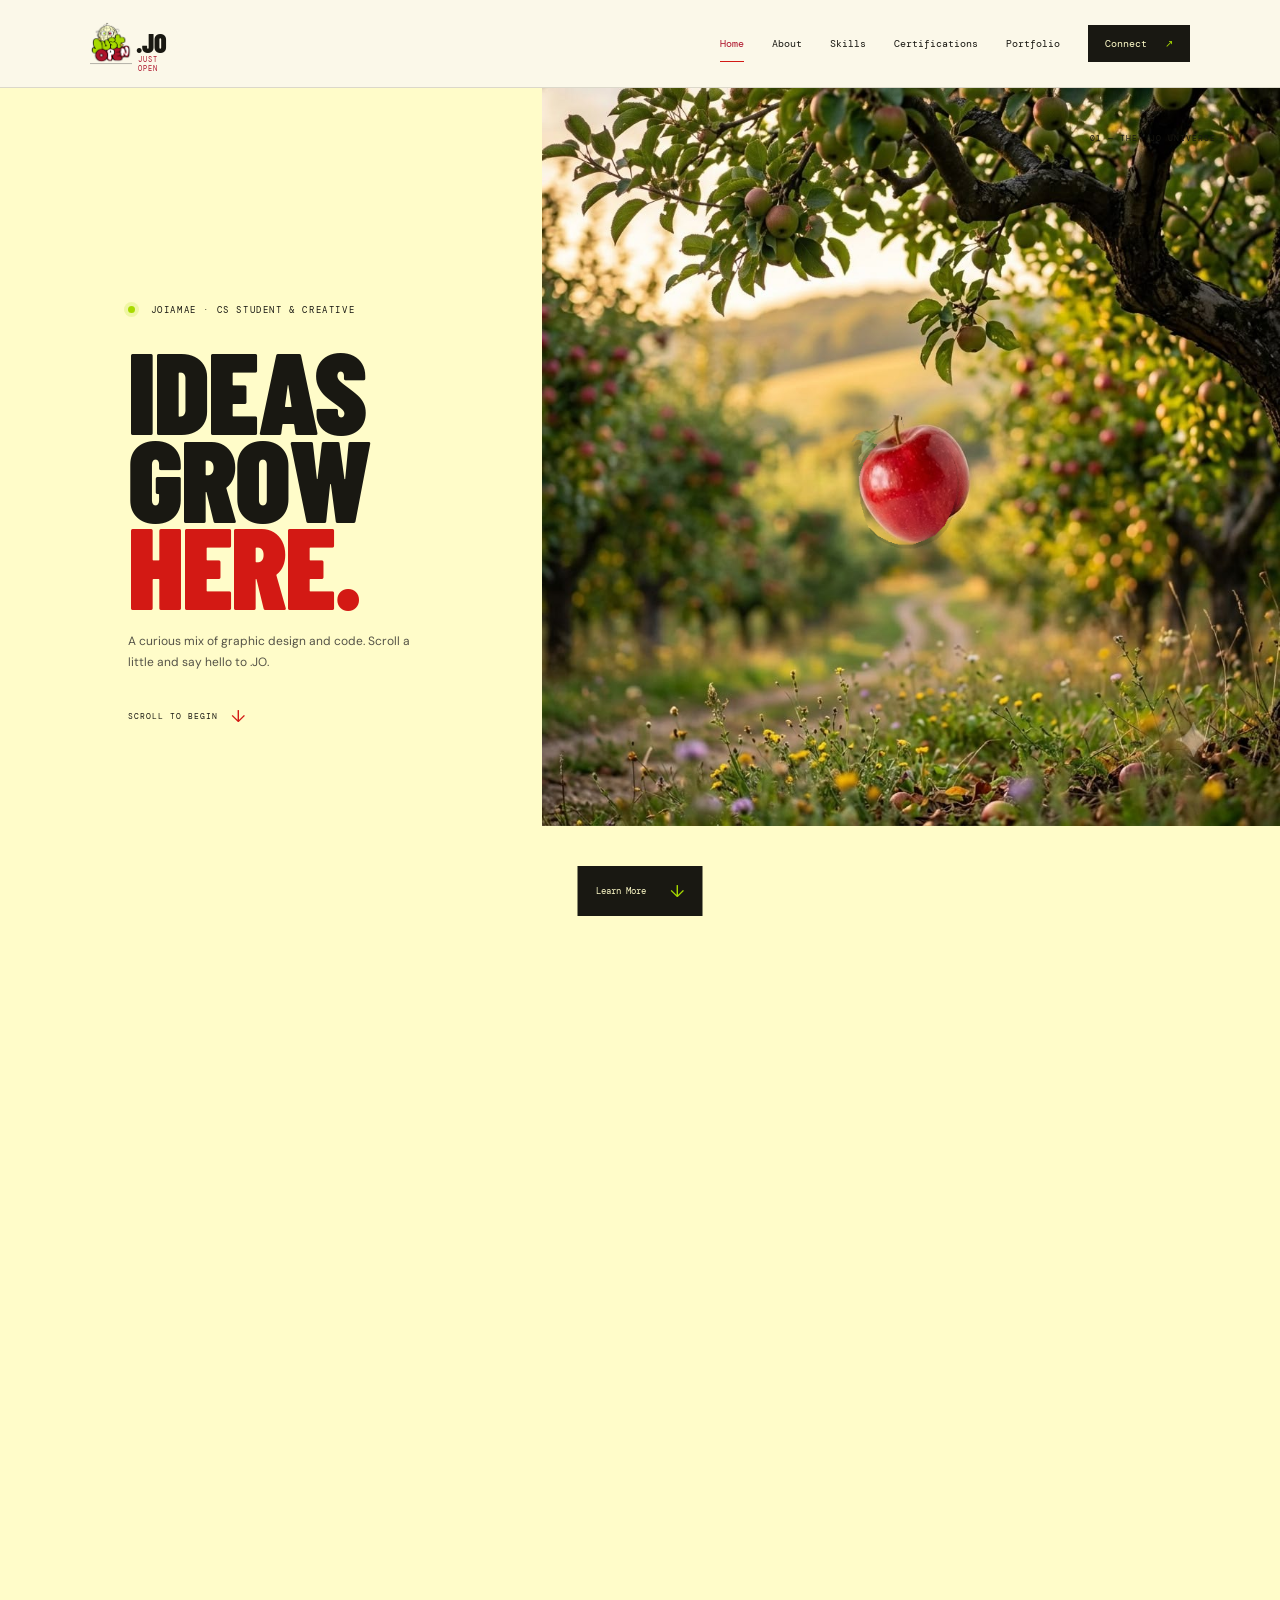
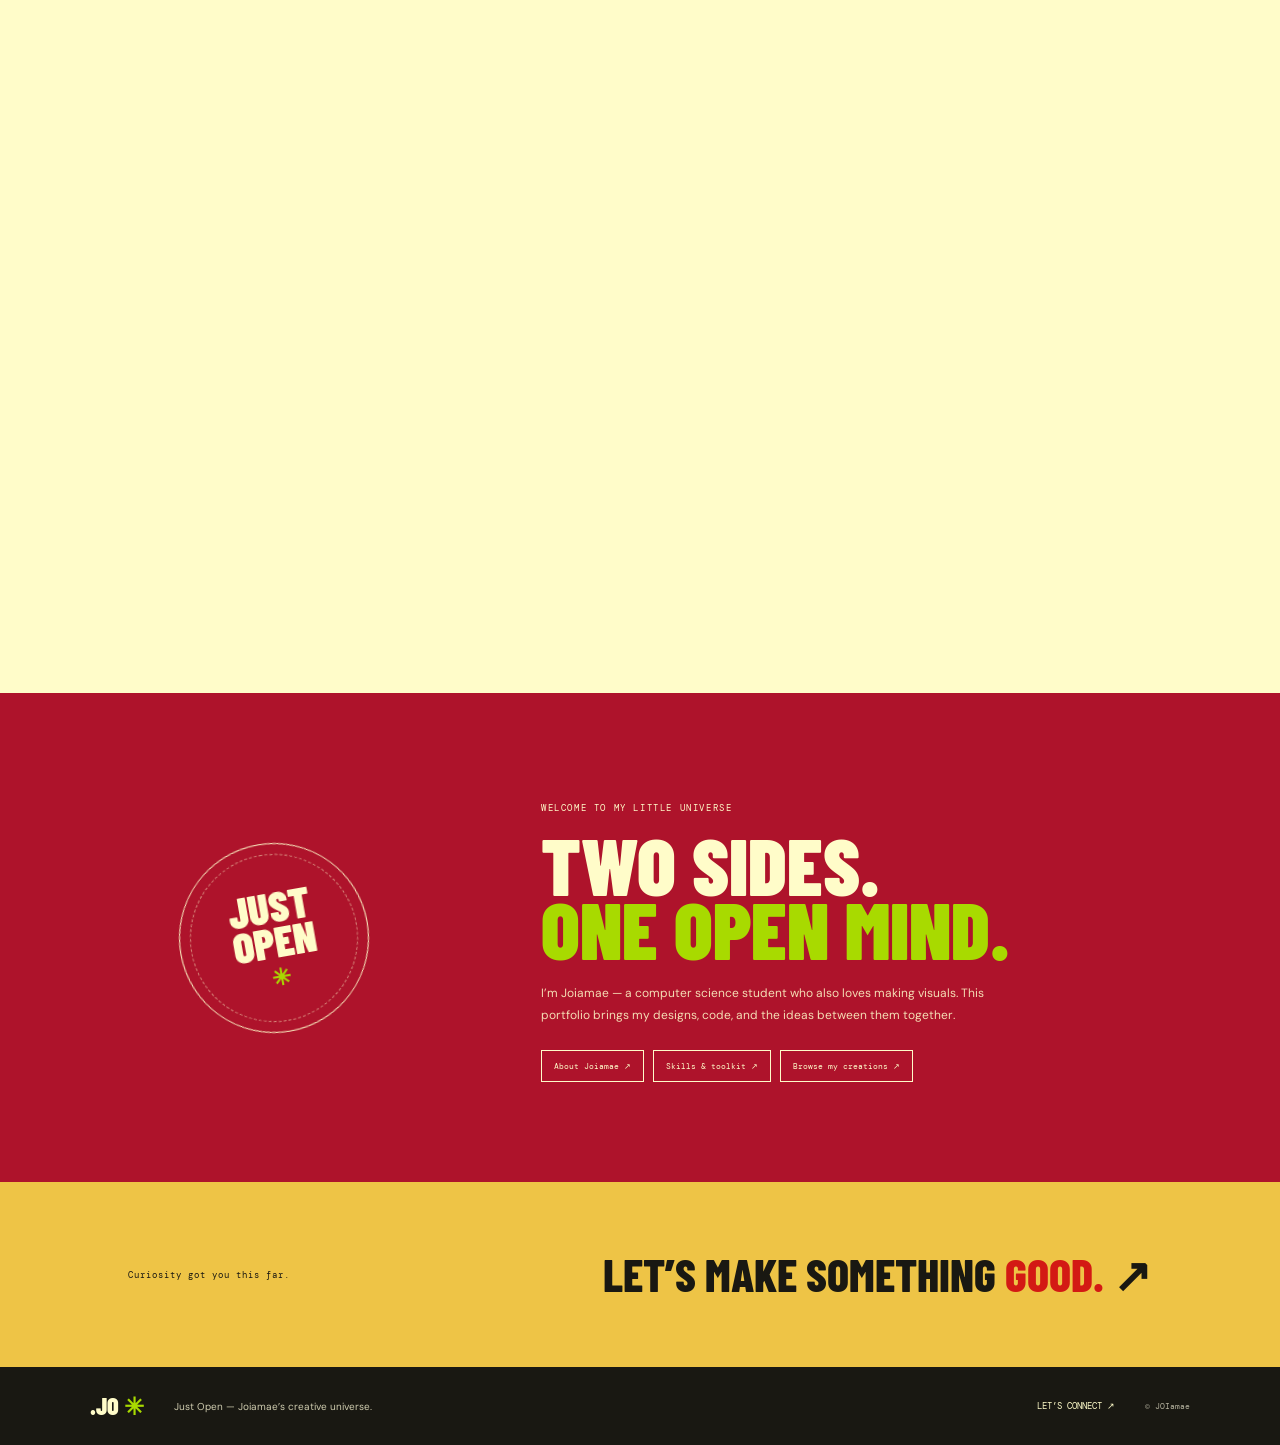
<file: index.html>
<!doctype html>
<html lang="en"><head><meta charset="utf-8"><meta name="viewport" content="width=device-width,initial-scale=1"><meta name="theme-color" content="#fffcc9"><meta name="description" content=".JO — Just Open. Joiamae's creative and technical universe."><title>.JO — Just Open by Joiamae</title><link rel="stylesheet" href="styles.css"><script src="script.js" defer></script></head>
<body class="home-page">
<header class="site-header"><a class="brand" href="index.html" aria-label="Just Open home"><img class="brand-mark" src="logo-art.png" alt="Original .OPEN globe logo"><span>.JO</span><small>JUST OPEN</small></a><button class="menu-toggle" aria-expanded="false" aria-controls="primary-nav">MENU <b>＋</b></button><nav id="primary-nav" aria-label="Main navigation"><a href="index.html" aria-current="page">Home</a><a href="about.html">About</a><a href="skills.html">Skills</a><a href="certifications.html">Certifications</a><a href="portfolio.html">Portfolio</a><a class="nav-connect" href="connect.html">Connect <span>↗</span></a></nav></header>
<main>
  <section class="signature-story" id="signature-story" aria-label="Scroll story: an apple becomes Joiamae's logo"><div class="story-sticky">
    <div class="story-copy"><p class="eyebrow"><span class="live-dot"></span> JOIamae · CS student &amp; creative</p><h1>Ideas<br>grow <i>here.</i></h1><p>A curious mix of graphic design and code. Scroll a little and say hello to .JO.</p><span class="scroll-hint">SCROLL TO BEGIN <b>↓</b></span></div>
    <img class="tree-art" src="orchard-tree.jpg" width="1024" height="1024" alt="Apple tree in an orchard with a ripe apple hanging in the foreground" loading="eager">
    <img class="falling-apple" src="falling-apple.png" width="250" height="240" alt="" aria-hidden="true">
    <div class="logo-reveal" aria-label="Original animated logo reveal"><div class="logo-plate"><img src="logo-art.png" alt="Joiamae's original hand-drawn .OPEN globe logo"><span class="eye-blink eye-left" aria-hidden="true"></span><span class="eye-blink eye-right" aria-hidden="true"></span></div><span class="binary bit-one">010</span><span class="binary bit-two">101</span><span class="binary bit-three">0 1</span><span class="binary bit-four">110</span><span class="twinkle-mark star-left">✦</span><span class="twinkle-mark star-right">✦</span><span class="twinkle-mark star-top">✧</span></div>
    <div class="orbit-skills" aria-label="Creative and technical identities"><span>PROGRAMMER</span><span>WEB DEVELOPER</span><span>GRAPHIC DESIGNER</span><span>UI / UX DESIGNER</span><span>CREATIVE THINKER</span><span>PROBLEM SOLVER</span><span>CS STUDENT</span></div>
    <a class="learn-more" href="#about-skills">Learn More <span>↓</span></a><span class="scene-index">01 — THE .JO UNIVERSE</span>
  </div></section>
  <section class="home-about" id="about-skills"><div class="home-about-stamp">JUST<br>OPEN <span>✳</span></div><div><p class="eyebrow">Welcome to my little universe</p><h2>Two sides.<br><i>One open mind.</i></h2><p>I’m Joiamae — a computer science student who also loves making visuals. This portfolio brings my designs, code, and the ideas between them together.</p><div class="home-shortcuts"><a href="about.html">About Joiamae ↗</a><a href="skills.html">Skills &amp; toolkit ↗</a><a href="portfolio.html">Browse my creations ↗</a></div></div></section>
  <section class="home-end"><p>Curiosity got you this far.</p><a href="connect.html">Let’s make something <i>good.</i> ↗</a></section>
</main><footer class="site-footer"><a href="index.html">.JO <span>✳</span></a><p>Just Open — Joiamae’s creative universe.</p><a href="connect.html">LET’S CONNECT ↗</a><small>© JOIamae</small></footer></body></html>
</file>
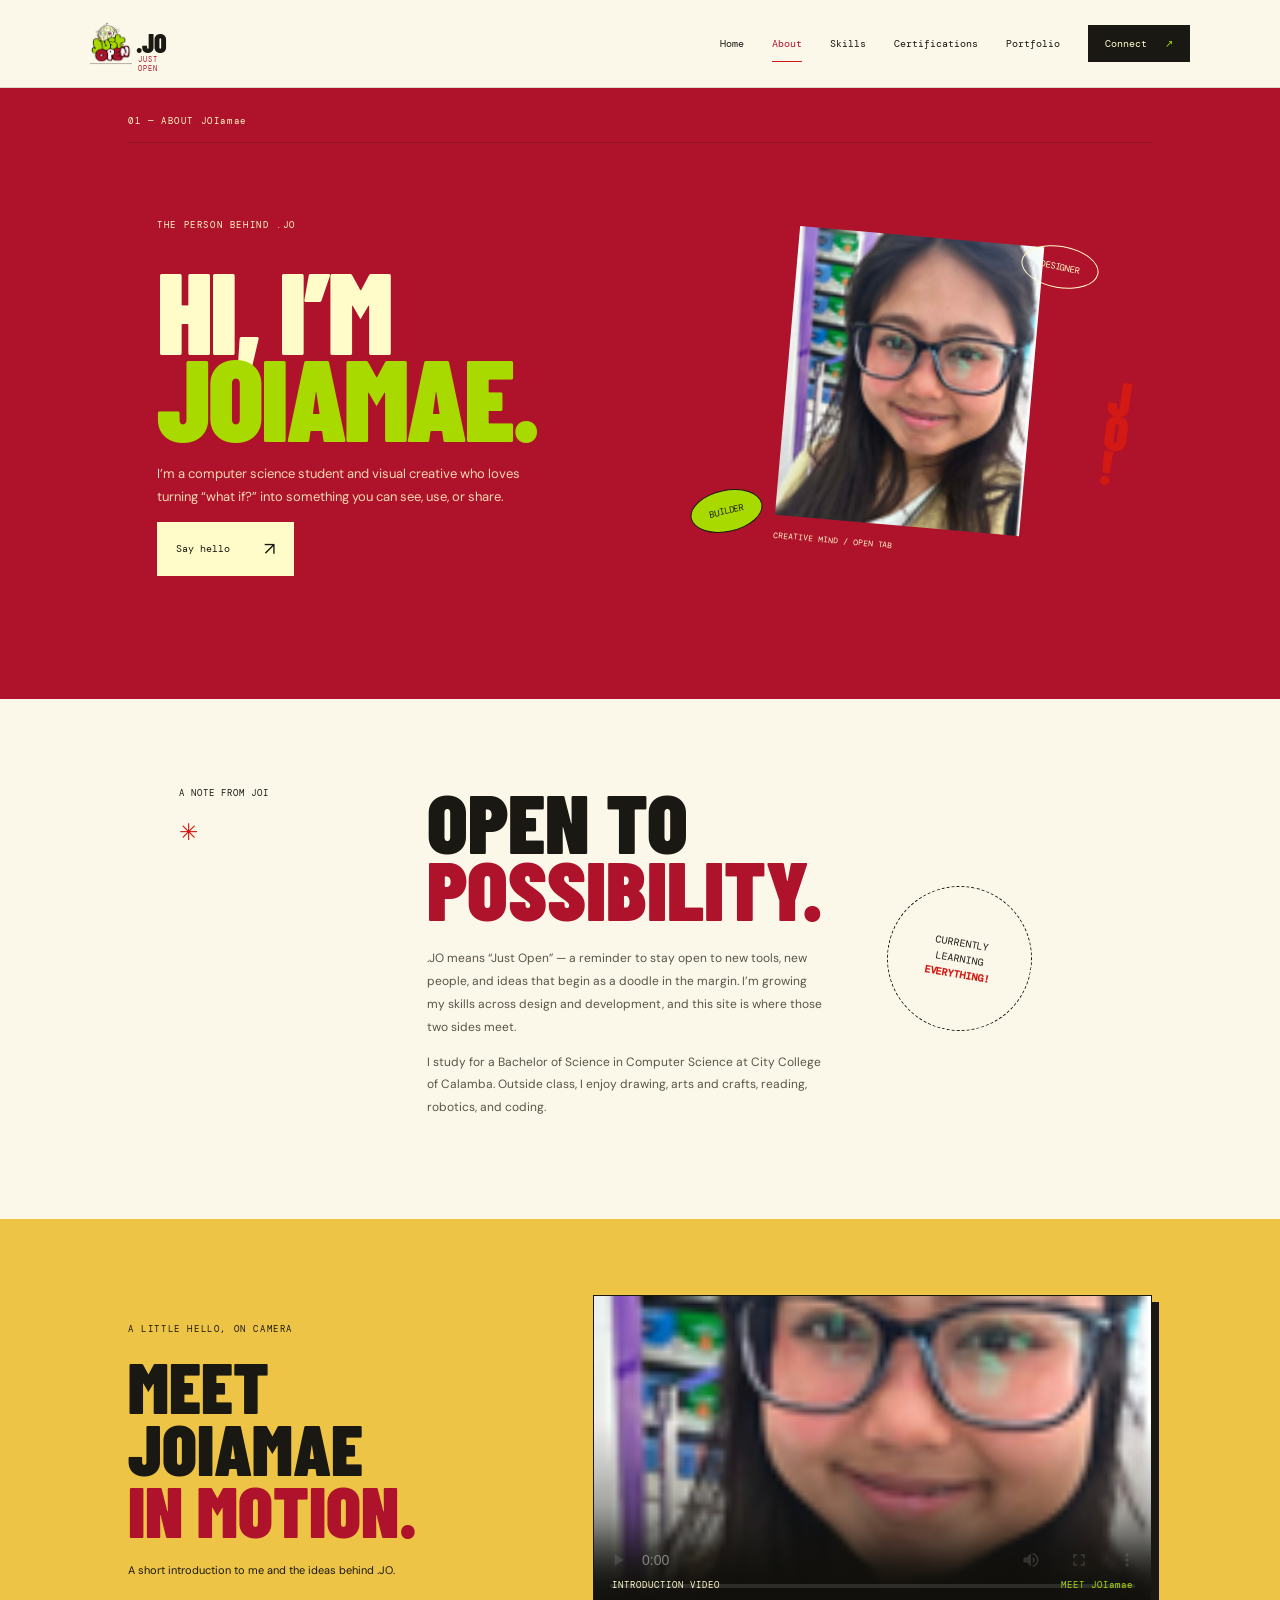
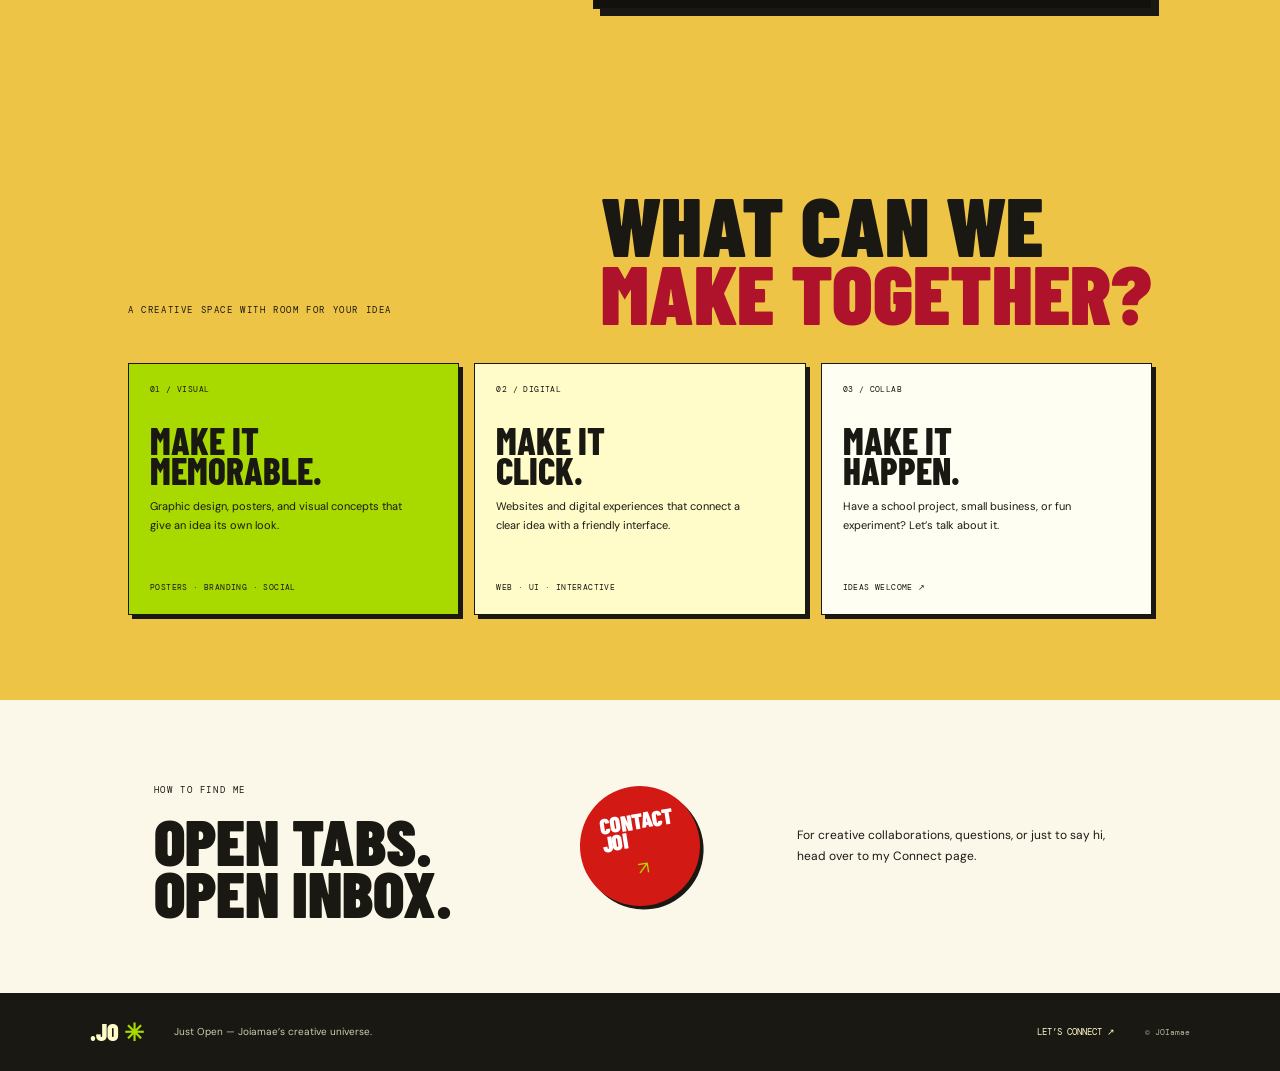
<file: about.html>
<!doctype html>
<html lang="en">
<head>
  <meta charset="utf-8">
  <meta name="viewport" content="width=device-width, initial-scale=1">
  <meta name="theme-color" content="#ae132b">
  <title>About Joiamae — .JO</title>
  <link rel="stylesheet" href="styles.css">
  <script src="script.js" defer></script>
</head>

<body class="about-page">
  <header class="site-header">
    <a class="brand" href="index.html">
      <img class="brand-mark" src="logo-art.png" alt="">
      <span>.JO</span>
      <small>JUST OPEN</small>
    </a>

    <button class="menu-toggle" aria-expanded="false" aria-controls="primary-nav">
      MENU <b>＋</b>
    </button>

    <nav id="primary-nav" aria-label="Main navigation">
      <a href="index.html">Home</a>
      <a href="about.html" aria-current="page">About</a>
      <a href="skills.html">Skills</a>
      <a href="certifications.html">Certifications</a>
      <a href="portfolio.html">Portfolio</a>
      <a class="nav-connect" href="connect.html">Connect <span>↗</span></a>
    </nav>
  </header>

  <main>
    <section class="about-hero page-hero">
      <div class="page-kicker">01 — ABOUT JOIamae</div>

      <div class="about-layout">
        <div class="about-type">
          <p class="eyebrow">The person behind .JO</p>
          <h1>Hi, I’m<br><span>Joiamae.</span></h1>
          <p>
            I’m a computer science student and visual creative who loves
            turning “what if?” into something you can see, use, or share.
          </p>
          <a class="button button-cream" href="connect.html">
            Say hello <b>↗</b>
          </a>
        </div>

        <div class="about-orbit">
          <div class="photo-frame">
            <img class="about-portrait" src="assets/WEBSITE/Ruma.png" alt="Joiamae">
            <small>CREATIVE MIND / OPEN TAB</small>
          </div>
          <span class="orbit-label orbit-label-one">DESIGNER</span>
          <span class="orbit-label orbit-label-two">BUILDER</span>
          <span class="about-doodle">J<br>O<br>!</span>
        </div>
      </div>
    </section>

    <section class="about-story">
      <div class="story-index">A NOTE FROM JOI <span>✳</span></div>

      <div>
        <h2>Open to<br><i>possibility.</i></h2>
        <p>
          .JO means “Just Open” — a reminder to stay open to new tools,
          new people, and ideas that begin as a doodle in the margin.
          I’m growing my skills across design and development, and this
          site is where those two sides meet.
        </p>
        <p>
          I study for a Bachelor of Science in Computer Science at City
          College of Calamba. Outside class, I enjoy drawing, arts and
          crafts, reading, robotics, and coding.
        </p>
      </div>

      <div class="story-stamp">
        CURRENTLY<br>LEARNING<br><b>EVERYTHING!</b>
      </div>
    </section>

    <section class="intro-video-section">
  <div class="intro-video-copy">
    <p class="eyebrow">A little hello, on camera</p>
    <h2>Meet Joiamae<br><i>in motion.</i></h2>
    <p>A short introduction to me and the ideas behind .JO.</p>
  </div>

  <div class="intro-video-placeholder">
    <video
      class="intro-video-player"
      controls
      playsinline
      preload="metadata"
      poster="assets/WEBSITE/Ruma.png"
    >
      <source src="assets/WEBSITE/RUMA_PERSONAL_PROMOTIONAL%20VIDEO.mp4" type="video/mp4">
      Your browser does not support video playback.
    </video>
    <strong class="video-caption">INTRODUCTION VIDEO</strong>
    <small class="video-coming-soon">MEET JOIamae</small>
  </div>
</section>

    <section class="promo-section">
      <div class="promo-heading">
        <p class="eyebrow">A creative space with room for your idea</p>
        <h2>What can we<br><span>make together?</span></h2>
      </div>

      <div class="promo-cards">
        <article class="promo-card promo-green">
          <span>01 / VISUAL</span>
          <h3>Make it<br>memorable.</h3>
          <p>
            Graphic design, posters, and visual concepts that give an idea
            its own look.
          </p>
          <b>POSTERS · BRANDING · SOCIAL</b>
        </article>

        <article class="promo-card promo-yellow">
          <span>02 / DIGITAL</span>
          <h3>Make it<br>click.</h3>
          <p>
            Websites and digital experiences that connect a clear idea
            with a friendly interface.
          </p>
          <b>WEB · UI · INTERACTIVE</b>
        </article>

        <article class="promo-card promo-white">
          <span>03 / COLLAB</span>
          <h3>Make it<br>happen.</h3>
          <p>
            Have a school project, small business, or fun experiment?
            Let’s talk about it.
          </p>
          <b>IDEAS WELCOME ↗</b>
        </article>
      </div>
    </section>

    <section class="about-connect">
      <div>
        <p class="eyebrow">How to find me</p>
        <h2>Open tabs.<br>Open inbox.</h2>
      </div>

      <a href="connect.html" class="contact-sticker">
        CONTACT<br>JOI <span>↗</span>
      </a>

      <p>
        For creative collaborations, questions, or just to say hi, head
        over to my Connect page.
      </p>
    </section>
  </main>

  <footer class="site-footer">
    <a href="index.html">.JO <span>✳</span></a>
    <p>Just Open — Joiamae’s creative universe.</p>
    <a href="connect.html">LET’S CONNECT ↗</a>
    <small>© JOIamae</small>
  </footer>
</body>
</html>
</file>
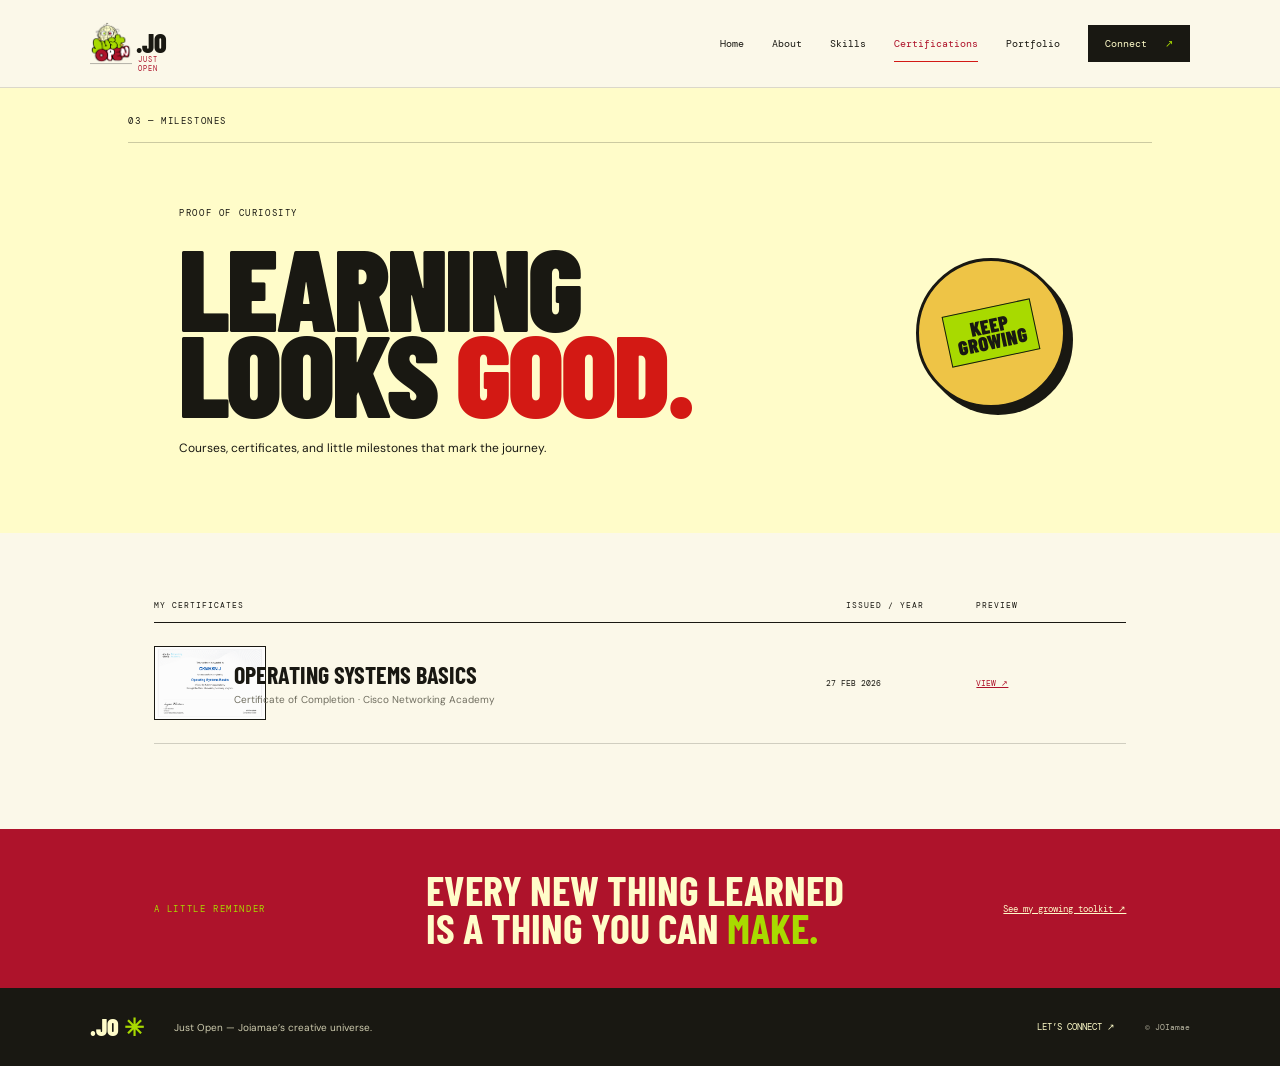
<file: certifications.html>
<!doctype html><html lang="en"><head><meta charset="utf-8"><meta name="viewport" content="width=device-width,initial-scale=1"><meta name="theme-color" content="#fffcc9"><title>Certifications — .JO</title><link rel="stylesheet" href="styles.css"><script src="script.js" defer></script></head>
<body class="cert-page"><header class="site-header"><a class="brand" href="index.html"><img class="brand-mark" src="logo-art.png" alt=""><span>.JO</span><small>JUST OPEN</small></a><button class="menu-toggle" aria-expanded="false" aria-controls="primary-nav">MENU <b>＋</b></button><nav id="primary-nav" aria-label="Main navigation"><a href="index.html">Home</a><a href="about.html">About</a><a href="skills.html">Skills</a><a href="certifications.html" aria-current="page">Certifications</a><a href="portfolio.html">Portfolio</a><a class="nav-connect" href="connect.html">Connect <span>↗</span></a></nav></header>
<main><section class="cert-hero page-hero"><div class="page-kicker">03 — MILESTONES</div><div class="cert-hero-copy"><div><p class="eyebrow">Proof of curiosity</p><h1>Learning<br>looks <span>good.</span></h1><p>Courses, certificates, and little milestones that mark the journey.</p></div><div class="cert-doodle" aria-hidden="true"><div class="cert-rosette"><span>✳</span></div><b>KEEP<br>GROWING</b></div></div></section>
<section class="cert-list"><div class="cert-list-heading"><span>MY CERTIFICATES</span><span>ISSUED / YEAR</span><span>PREVIEW</span></div><article class="cert-row"><img class="cert-thumb" src="assets/WEBSITE/previews/certificate-1.png" alt="Preview of Certificate of Completion on Operating Systems Basics"><div><h2>Operating Systems Basics</h2><p>Certificate of Completion · Cisco Networking Academy</p></div><time datetime="2026-02-27">27 FEB 2026</time><button class="cert-status preview-placeholder" type="button" data-dialog-open="certificate-preview">VIEW ↗</button></article></section>
<dialog class="certificate-dialog" id="certificate-preview" aria-labelledby="certificate-dialog-title"><button class="modal-close" type="button" data-dialog-close aria-label="Close preview">×</button><h2 id="certificate-dialog-title">Certificate of Completion on Operating Systems Basics</h2><p>Cisco Networking Academy · 27 February 2026</p><div class="certificate-modal-media"><img src="assets/WEBSITE/previews/certificate-1.png" alt="Certificate of Completion on Operating Systems Basics, issued by Cisco Networking Academy on 27 February 2026"></div><a class="certificate-pdf-link" href="assets/WEBSITE/cert.pdf" target="_blank" rel="noopener">Open original certificate PDF ↗</a></dialog>
<section class="cert-callout"><span class="eyebrow">A little reminder</span><p>Every new thing learned<br>is a thing you can <i>make.</i></p><a href="skills.html">See my growing toolkit ↗</a></section></main><footer class="site-footer"><a href="index.html">.JO <span>✳</span></a><p>Just Open — Joiamae’s creative universe.</p><a href="connect.html">LET’S CONNECT ↗</a><small>© JOIamae</small></footer></body></html>
</file>
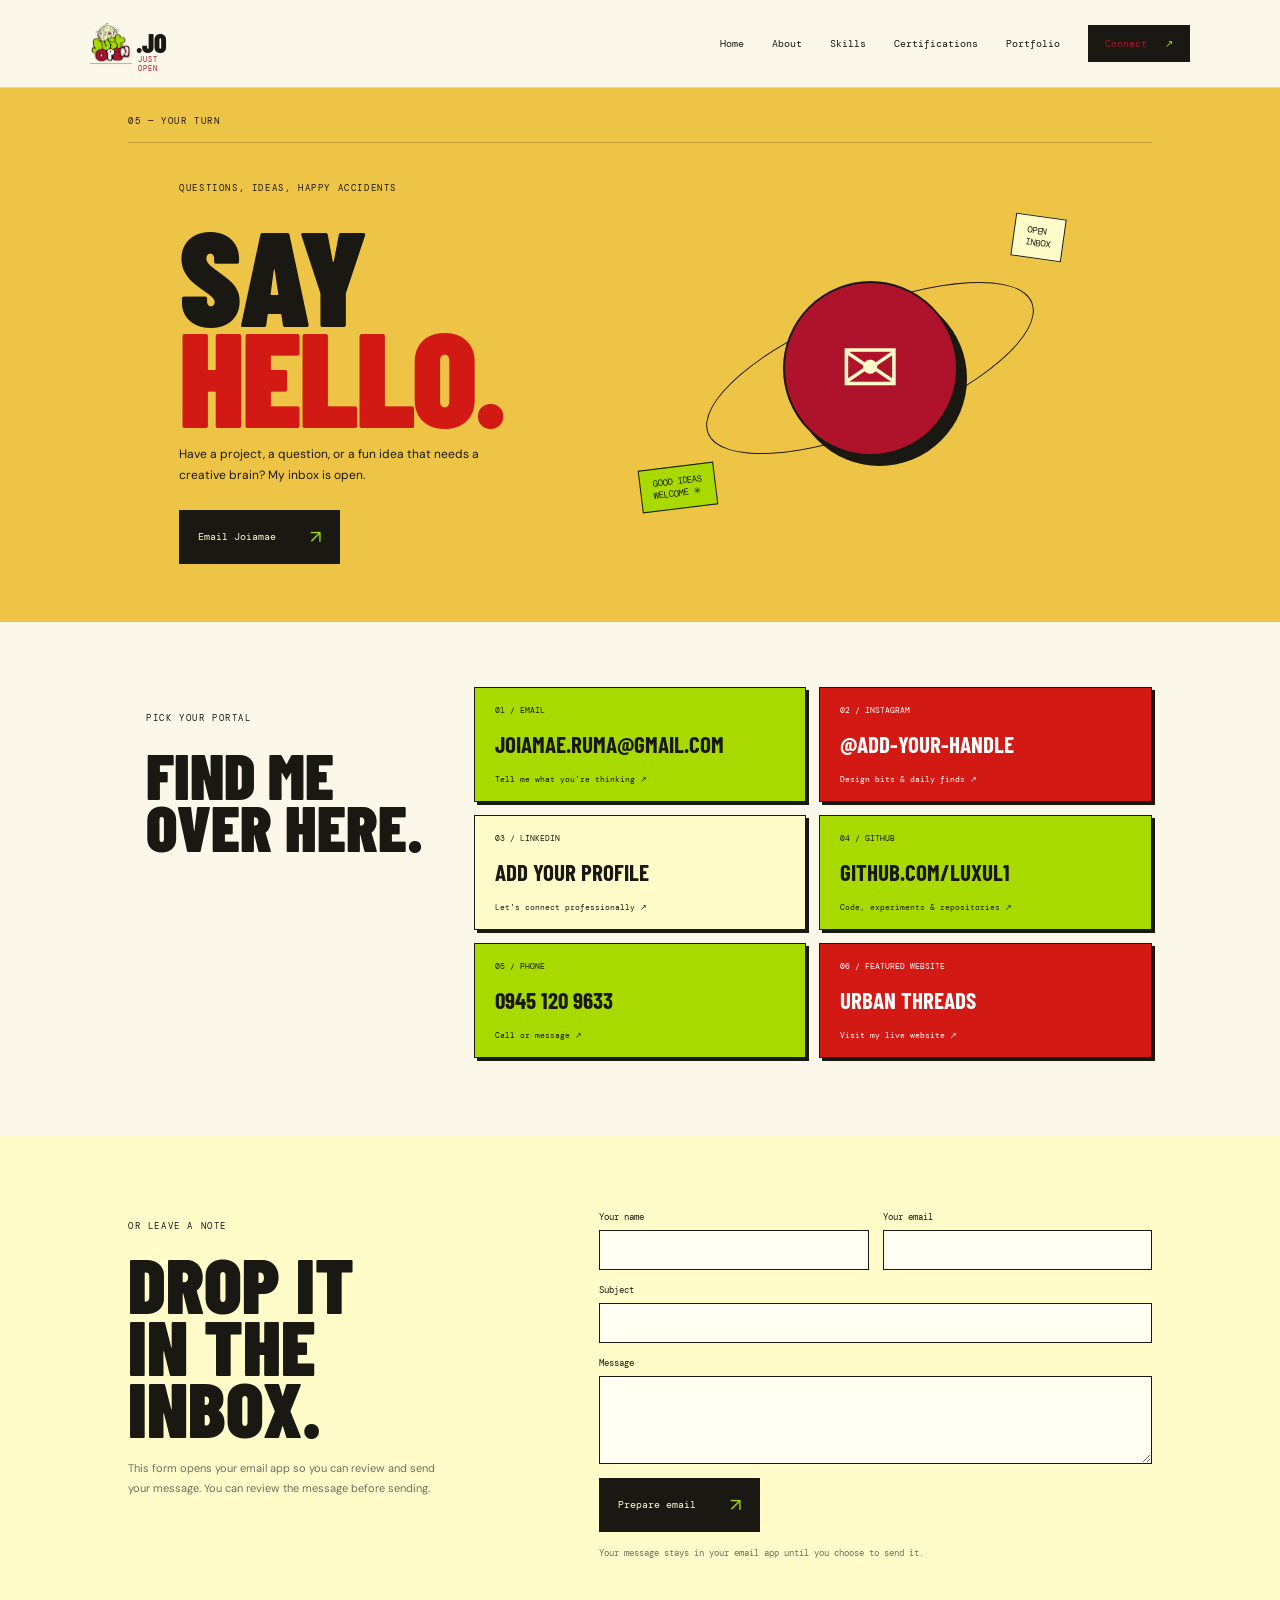
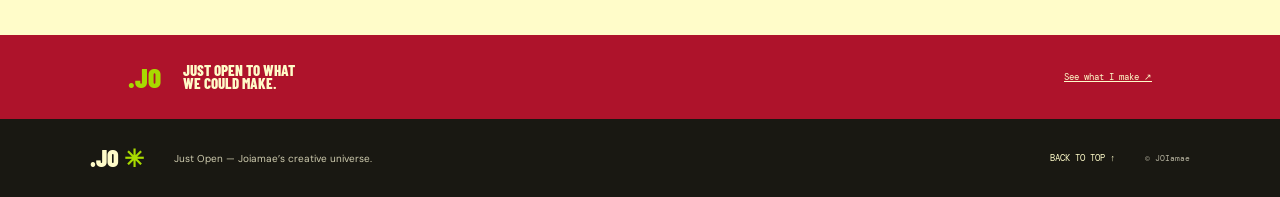
<file: connect.html>
<!doctype html><html lang="en"><head><meta charset="utf-8"><meta name="viewport" content="width=device-width,initial-scale=1"><meta name="theme-color" content="#eec446"><title>Connect with Joiamae — .JO</title><link rel="stylesheet" href="styles.css"><script src="script.js" defer></script></head>
<body class="connect-page"><header class="site-header"><a class="brand" href="index.html"><img class="brand-mark" src="logo-art.png" alt=""><span>.JO</span><small>JUST OPEN</small></a><button class="menu-toggle" aria-expanded="false" aria-controls="primary-nav">MENU <b>＋</b></button><nav id="primary-nav" aria-label="Main navigation"><a href="index.html">Home</a><a href="about.html">About</a><a href="skills.html">Skills</a><a href="certifications.html">Certifications</a><a href="portfolio.html">Portfolio</a><a class="nav-connect" href="connect.html" aria-current="page">Connect <span>↗</span></a></nav></header>
<main id="top"><section class="connect-hero page-hero"><div class="page-kicker">05 — YOUR TURN</div><div class="connect-layout"><div><p class="eyebrow">Questions, ideas, happy accidents</p><h1>Say<br><span>hello.</span></h1><p class="connect-lede">Have a project, a question, or a fun idea that needs a creative brain? My inbox is open.</p><a class="button button-dark" href="mailto:joiamae.ruma@gmail.com">Email Joiamae <b>↗</b></a></div><div class="connect-graphic"><div class="mail-circle">✉</div><div class="connect-note note-a">OPEN<br>INBOX</div><div class="connect-note note-b">GOOD IDEAS<br>WELCOME ✳</div><div class="connect-orbit"></div></div></div></section>
<section class="connect-options"><div class="connect-intro"><span class="eyebrow">Pick your portal</span><h2>Find me<br>over here.</h2></div><a class="social-card social-email" href="mailto:joiamae.ruma@gmail.com"><span>01 / EMAIL</span><strong>joiamae.ruma@gmail.com</strong><small>Tell me what you’re thinking ↗</small></a><a class="social-card social-insta" href="#contact-form"><span>02 / INSTAGRAM</span><strong>@ADD-YOUR-HANDLE</strong><small>Design bits &amp; daily finds ↗</small></a><a class="social-card social-linkedin" href="#contact-form"><span>03 / LINKEDIN</span><strong>ADD YOUR PROFILE</strong><small>Let’s connect professionally ↗</small></a><a class="social-card social-github" href="https://github.com/Luxul1" target="_blank" rel="noopener"><span>04 / GITHUB</span><strong>github.com/Luxul1</strong><small>Code, experiments &amp; repositories ↗</small></a><a class="social-card social-github" href="tel:+639451209633"><span>05 / PHONE</span><strong>0945 120 9633</strong><small>Call or message ↗</small></a><a class="social-card social-insta" href="https://luxul1.github.io/urban-thread/" target="_blank" rel="noopener"><span>06 / FEATURED WEBSITE</span><strong>URBAN THREADS</strong><small>Visit my live website ↗</small></a></section><section class="contact-form-section" id="contact-form"><div><p class="eyebrow">Or leave a note</p><h2>Drop it<br>in the inbox.</h2><p>This form opens your email app so you can review and send your message. You can review the message before sending.</p></div><form class="contact-form" data-recipient="joiamae.ruma@gmail.com"><label>Your name<input name="name" autocomplete="name" required></label><label>Your email<input name="email" type="email" autocomplete="email" required></label><label class="form-wide">Subject<input name="subject" required></label><label class="form-wide">Message<textarea name="message" rows="4" required></textarea></label><button class="button button-dark" type="submit">Prepare email <b>↗</b></button><p class="form-status" role="status" aria-live="polite">Your message stays in your email app until you choose to send it.</p></form></section>
<section class="connect-end"><span>.JO</span><p>JUST OPEN TO WHAT<br>WE COULD MAKE.</p><a href="portfolio.html">See what I make ↗</a></section></main><footer class="site-footer"><a href="index.html">.JO <span>✳</span></a><p>Just Open — Joiamae’s creative universe.</p><a href="#top">BACK TO TOP ↑</a><small>© JOIamae</small></footer></body></html>
</file>
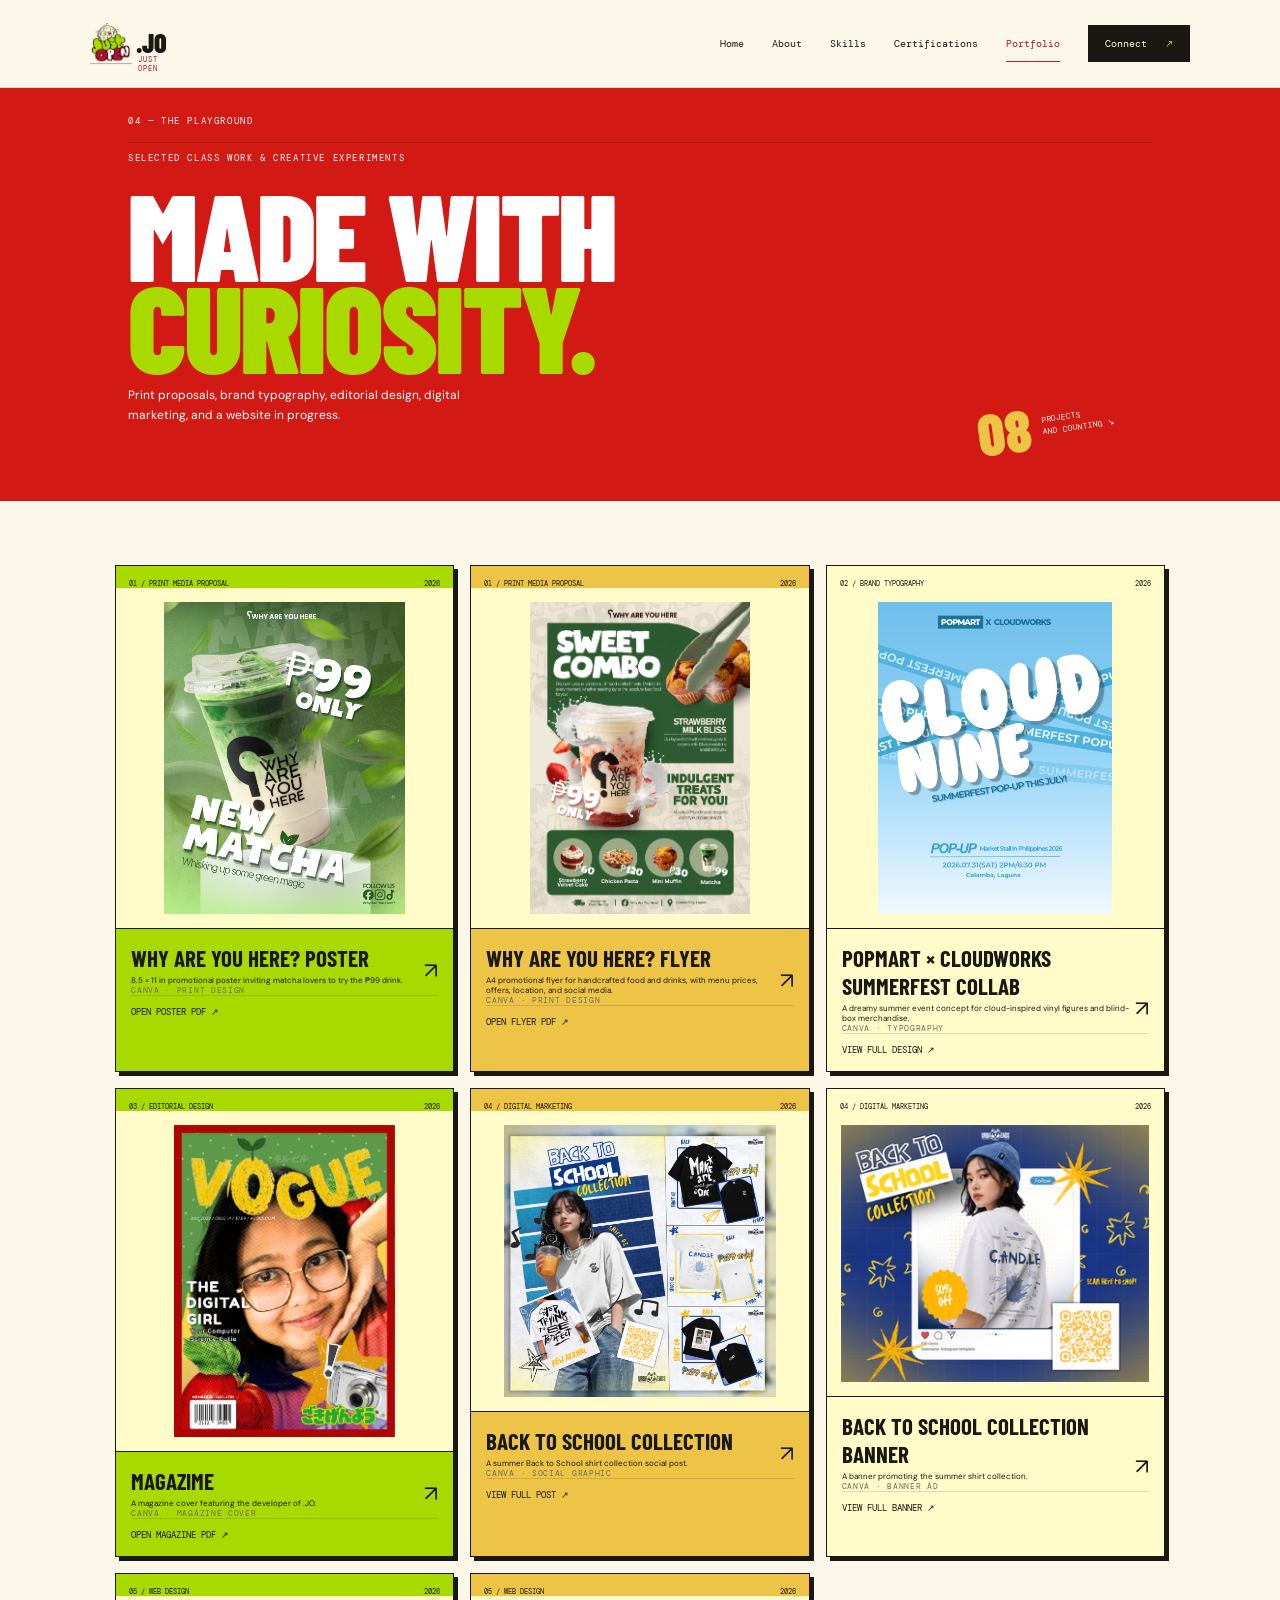
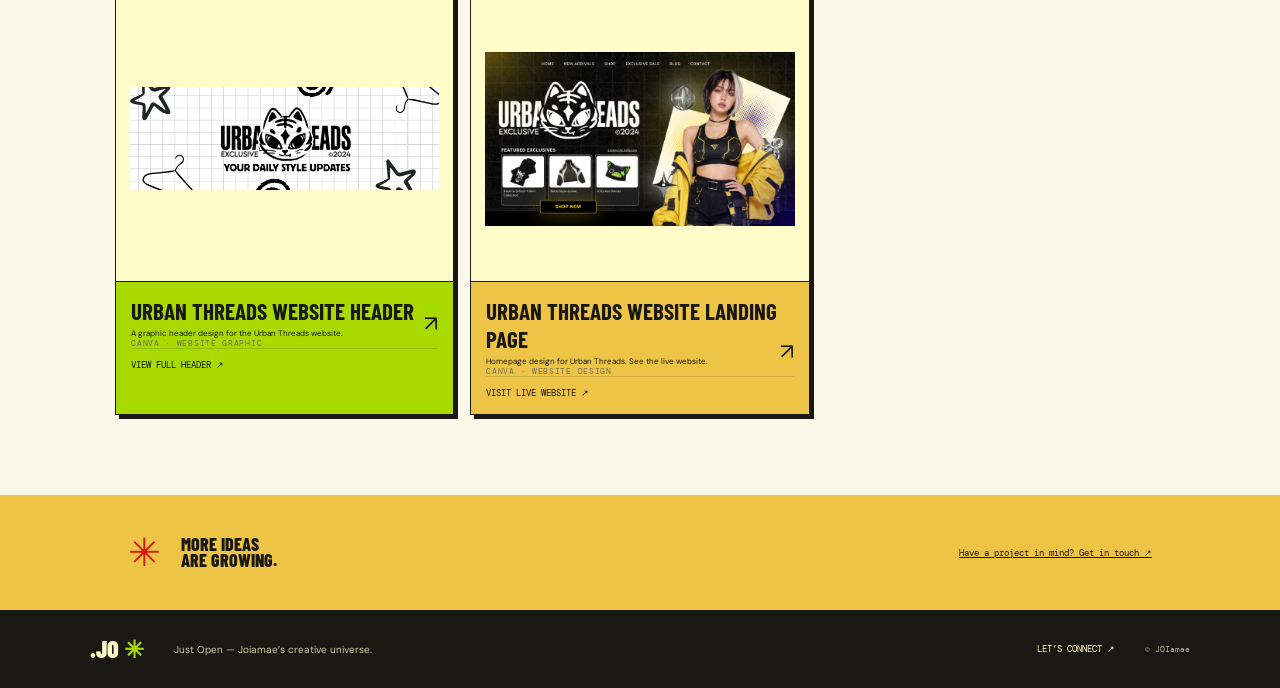
<file: portfolio.html>
<!doctype html><html lang="en"><head><meta charset="utf-8"><meta name="viewport" content="width=device-width,initial-scale=1"><meta name="theme-color" content="#d31914"><title>Portfolio — .JO</title><link rel="stylesheet" href="styles.css"><script src="script.js" defer></script></head>
<body class="portfolio-page"><header class="site-header"><a class="brand" href="index.html"><img class="brand-mark" src="logo-art.png" alt=""><span>.JO</span><small>JUST OPEN</small></a><button class="menu-toggle" aria-expanded="false" aria-controls="primary-nav">MENU <b>＋</b></button><nav id="primary-nav" aria-label="Main navigation"><a href="index.html">Home</a><a href="about.html">About</a><a href="skills.html">Skills</a><a href="certifications.html">Certifications</a><a href="portfolio.html" aria-current="page">Portfolio</a><a class="nav-connect" href="connect.html">Connect <span>↗</span></a></nav></header>
<main><section class="portfolio-hero page-hero"><div class="page-kicker">04 — THE PLAYGROUND</div><p class="eyebrow">Selected class work &amp; creative experiments</p><h1>Made with<br><span>curiosity.</span></h1><p>Print proposals, brand typography, editorial design, digital marketing, and a website in progress.</p><div class="portfolio-count"><b>08</b><span>PROJECTS<br>AND COUNTING ↘</span></div></section>
<section class="portfolio-gallery" aria-label="Joiamae's portfolio projects">
  <article class="work-card work-graphic"><div class="work-label"><span>01 / PRINT MEDIA PROPOSAL</span><span>2026</span></div><div class="work-art asset-portrait"><img src="assets/WEBSITE/previews/poster-1.png" alt="Why Are You Here? matcha promotional poster for a ₱99 drink" loading="lazy"></div><div class="work-info"><div><h2>Why Are You Here? Poster</h2><p>8.5 × 11 in promotional poster inviting matcha lovers to try the ₱99 drink.</p></div><span>↗</span><p class="project-meta">CANVA · PRINT DESIGN</p><a class="work-open" href="assets/WEBSITE/Poster.pdf" target="_blank" rel="noopener">OPEN POSTER PDF ↗</a></div></article>
  <article class="work-card work-digital"><div class="work-label"><span>01 / PRINT MEDIA PROPOSAL</span><span>2026</span></div><div class="work-art asset-portrait"><img src="assets/WEBSITE/previews/flyer-1.png" alt="Why Are You Here? A4 food and drinks menu flyer" loading="lazy"></div><div class="work-info"><div><h2>Why Are You Here? Flyer</h2><p>A4 promotional flyer for handcrafted food and drinks, with menu prices, offers, location, and social media.</p></div><span>↗</span><p class="project-meta">CANVA · PRINT DESIGN</p><a class="work-open" href="assets/WEBSITE/Flyer.pdf" target="_blank" rel="noopener">OPEN FLYER PDF ↗</a></div></article>
  <article class="work-card work-code"><div class="work-label"><span>02 / BRAND TYPOGRAPHY</span><span>2026</span></div><div class="work-art asset-portrait"><img src="assets/WEBSITE/Typography-Brand-Design.png" alt="POPMART × CLOUDWORKS Summerfest collaboration typography poster" loading="lazy"></div><div class="work-info"><div><h2>POPMART × CLOUDWORKS Summerfest Collab</h2><p>A dreamy summer event concept for cloud-inspired vinyl figures and blind-box merchandise.</p></div><span>↗</span><p class="project-meta">CANVA · TYPOGRAPHY</p><a class="work-open" href="assets/WEBSITE/Typography-Brand-Design.png" target="_blank" rel="noopener">VIEW FULL DESIGN ↗</a></div></article>
  <article class="work-card work-graphic"><div class="work-label"><span>03 / EDITORIAL DESIGN</span><span>2026</span></div><div class="work-art asset-portrait"><img src="assets/WEBSITE/previews/magazine-1.png" alt="MagaziMe cover featuring Joiamae, developer of .JO" loading="lazy"></div><div class="work-info"><div><h2>MagaziMe</h2><p>A magazine cover featuring the developer of .JO.</p></div><span>↗</span><p class="project-meta">CANVA · MAGAZINE COVER</p><a class="work-open" href="assets/WEBSITE/Magazine.pdf" target="_blank" rel="noopener">OPEN MAGAZINE PDF ↗</a></div></article>
  <article class="work-card work-digital"><div class="work-label"><span>04 / DIGITAL MARKETING</span><span>2026</span></div><div class="work-art asset-square"><img src="assets/WEBSITE/Social Media Post.png" alt="Back to School Collection social media post for Urban Threads" loading="lazy"></div><div class="work-info"><div><h2>Back to School Collection</h2><p>A summer Back to School shirt collection social post.</p></div><span>↗</span><p class="project-meta">CANVA · SOCIAL GRAPHIC</p><a class="work-open" href="assets/WEBSITE/Social Media Post.png" target="_blank" rel="noopener">VIEW FULL POST ↗</a></div></article>
  <article class="work-card work-code"><div class="work-label"><span>04 / DIGITAL MARKETING</span><span>2026</span></div><div class="work-art asset-landscape"><img src="assets/WEBSITE/Banner Ad.png" alt="Back to School Collection banner advertisement" loading="lazy"></div><div class="work-info"><div><h2>Back to School Collection Banner</h2><p>A banner promoting the summer shirt collection.</p></div><span>↗</span><p class="project-meta">CANVA · BANNER AD</p><a class="work-open" href="assets/WEBSITE/Banner Ad.png" target="_blank" rel="noopener">VIEW FULL BANNER ↗</a></div></article>
  <article class="work-card work-graphic"><div class="work-label"><span>05 / WEB DESIGN</span><span>2026</span></div><div class="work-art asset-landscape"><img src="assets/WEBSITE/newsletter-header.png" alt="Urban Threads newsletter header design" loading="lazy"></div><div class="work-info"><div><h2>URBAN Threads Website Header</h2><p>A graphic header design for the Urban Threads website.</p></div><span>↗</span><p class="project-meta">CANVA · WEBSITE GRAPHIC</p><a class="work-open" href="assets/WEBSITE/newsletter-header.png" target="_blank" rel="noopener">VIEW FULL HEADER ↗</a></div></article>
  <article class="work-card work-digital"><div class="work-label"><span>05 / WEB DESIGN</span><span>2026</span></div><div class="work-art asset-landscape"><img src="assets/WEBSITE/landing-page.png" alt="Urban Threads website landing page design" loading="lazy"></div><div class="work-info"><div><h2>URBAN Threads Website Landing Page</h2><p>Homepage design for Urban Threads. See the live website.</p></div><span>↗</span><p class="project-meta">CANVA · WEBSITE DESIGN</p><a class="work-open" href="https://luxul1.github.io/urban-thread/" target="_blank" rel="noopener">VISIT LIVE WEBSITE ↗</a></div></article>
</section><section class="portfolio-note"><div class="note-star">✳</div><p>MORE IDEAS<br>ARE GROWING.</p><a href="connect.html">Have a project in mind? Get in touch ↗</a></section></main><footer class="site-footer"><a href="index.html">.JO <span>✳</span></a><p>Just Open — Joiamae’s creative universe.</p><a href="connect.html">LET’S CONNECT ↗</a><small>© JOIamae</small></footer></body></html>
</file>
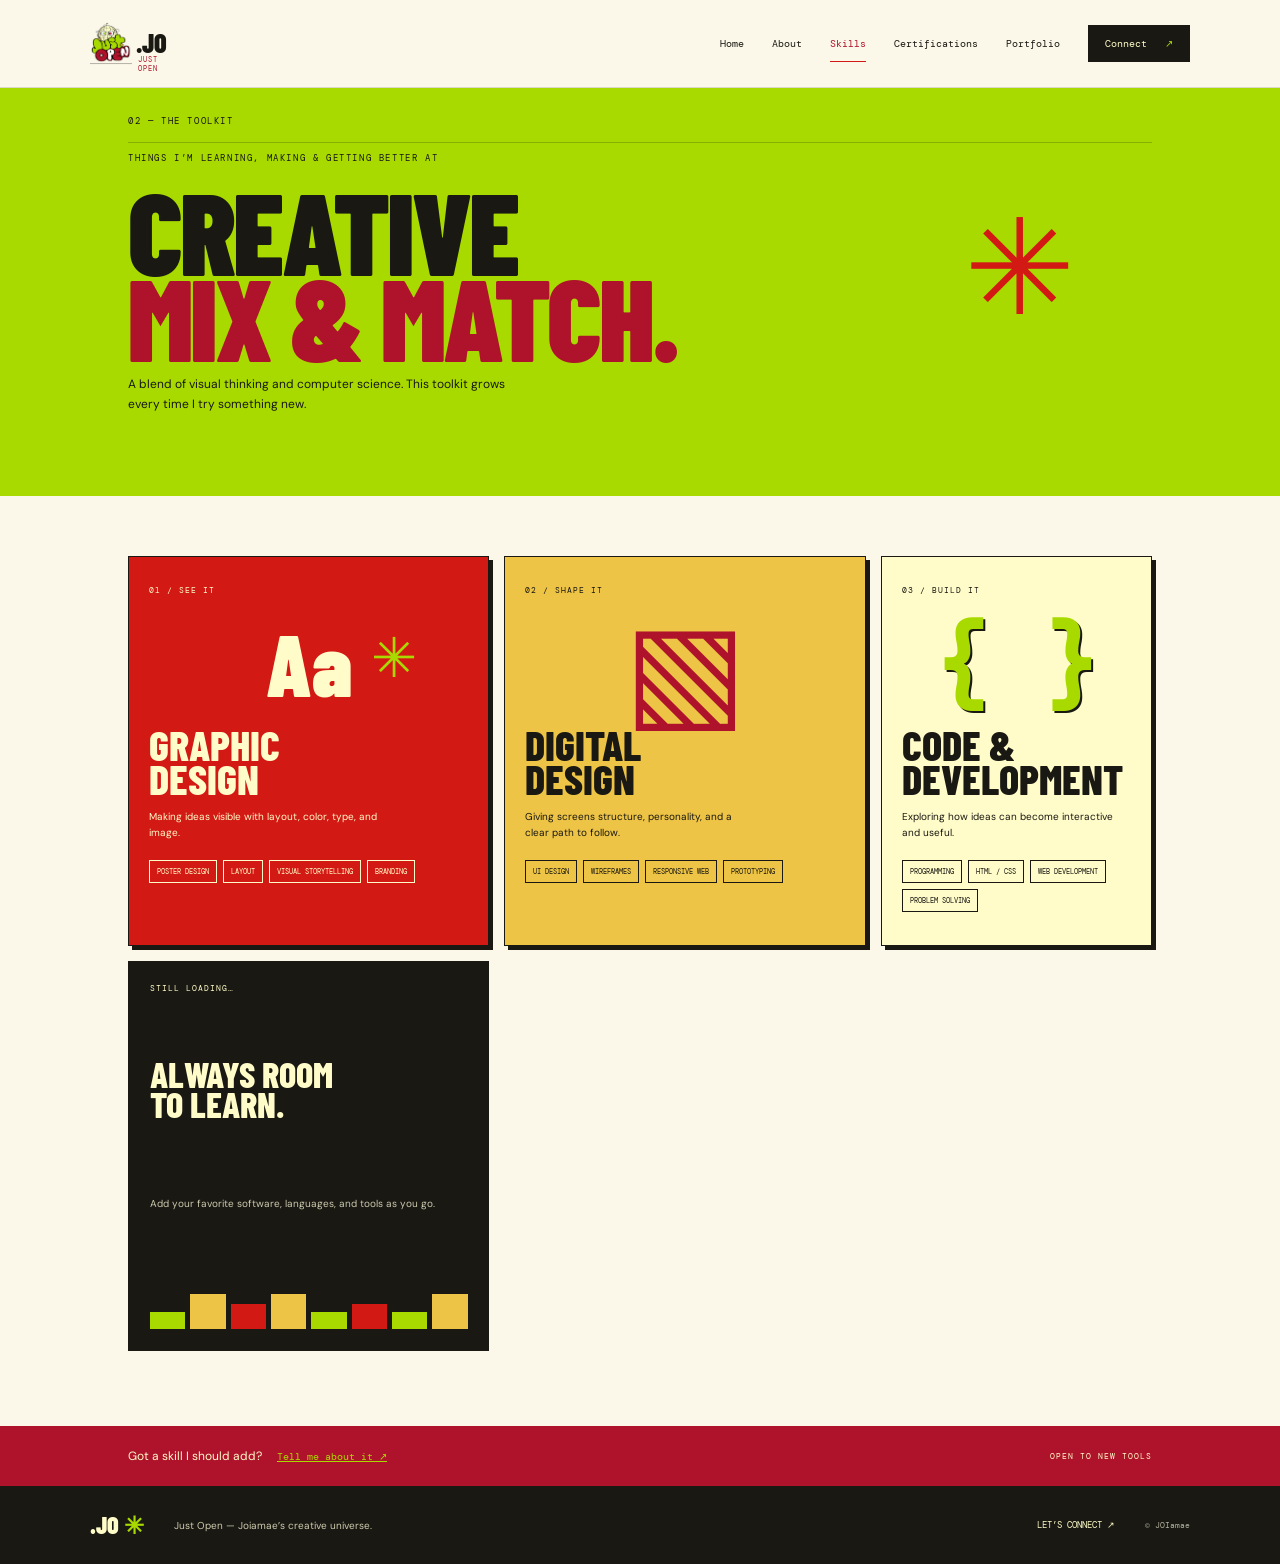
<file: skills.html>
<!doctype html><html lang="en"><head><meta charset="utf-8"><meta name="viewport" content="width=device-width,initial-scale=1"><meta name="theme-color" content="#a8da00"><title>Skills — .JO</title><link rel="stylesheet" href="styles.css"><script src="script.js" defer></script></head>
<body class="skills-page"><header class="site-header"><a class="brand" href="index.html"><img class="brand-mark" src="logo-art.png" alt=""><span>.JO</span><small>JUST OPEN</small></a><button class="menu-toggle" aria-expanded="false" aria-controls="primary-nav">MENU <b>＋</b></button><nav id="primary-nav" aria-label="Main navigation"><a href="index.html">Home</a><a href="about.html">About</a><a href="skills.html" aria-current="page">Skills</a><a href="certifications.html">Certifications</a><a href="portfolio.html">Portfolio</a><a class="nav-connect" href="connect.html">Connect <span>↗</span></a></nav></header>
<main><section class="skills-hero page-hero"><div class="page-kicker">02 — THE TOOLKIT</div><p class="eyebrow">Things I’m learning, making &amp; getting better at</p><h1>Creative<br><span>mix &amp; match.</span></h1><p class="skills-lede">A blend of visual thinking and computer science. This toolkit grows every time I try something new.</p><div class="skill-spark">✳</div></section>
<section class="skill-matrix"><article class="skill-large skill-visual"><span>01 / SEE IT</span><div class="skill-glyph glyph-design">Aa<br><i>✳</i></div><h2>Graphic<br>design</h2><p>Making ideas visible with layout, color, type, and image.</p><div class="skill-tags"><b>POSTER DESIGN</b><b>LAYOUT</b><b>VISUAL STORYTELLING</b><b>BRANDING</b></div></article><article class="skill-large skill-digital"><span>02 / SHAPE IT</span><div class="skill-glyph glyph-digital">▧</div><h2>Digital<br>design</h2><p>Giving screens structure, personality, and a clear path to follow.</p><div class="skill-tags"><b>UI DESIGN</b><b>WIREFRAMES</b><b>RESPONSIVE WEB</b><b>PROTOTYPING</b></div></article><article class="skill-large skill-code"><span>03 / BUILD IT</span><div class="skill-glyph glyph-code">{ }</div><h2>Code &amp;<br>development</h2><p>Exploring how ideas can become interactive and useful.</p><div class="skill-tags"><b>PROGRAMMING</b><b>HTML / CSS</b><b>WEB DEVELOPMENT</b><b>PROBLEM SOLVING</b></div></article><aside class="skill-note"><span>STILL LOADING…</span><h3>Always room<br>to learn.</h3><p>Add your favorite software, languages, and tools as you go.</p><div class="loading-bars"><i></i><i></i><i></i><i></i><i></i><i></i><i></i><i></i></div></aside></section>
<section class="skills-bottom"><p>Got a skill I should add?</p><a href="connect.html">Tell me about it ↗</a><span>OPEN TO NEW TOOLS</span></section></main><footer class="site-footer"><a href="index.html">.JO <span>✳</span></a><p>Just Open — Joiamae’s creative universe.</p><a href="connect.html">LET’S CONNECT ↗</a><small>© JOIamae</small></footer></body></html>
</file>
<file: styles.css>
@import url('https://fonts.googleapis.com/css2?family=Barlow+Condensed:wght@500;600;700;800;900&family=DM+Mono:wght@400;500&family=DM+Sans:wght@400;500;600;700&display=swap');
:root{--red:#d31914;--brick:#ae132b;--cream:#fffcc9;--lime:#a8da00;--gold:#eec446;--ink:#191812;--paper:#fbf8e9;--muted:#706e60;--condensed:'Barlow Condensed','Arial Narrow',Impact,sans-serif;--sans:'DM Sans',Arial,sans-serif;--mono:'DM Mono',monospace}
*{box-sizing:border-box}html{scroll-behavior:smooth}body{margin:0;background:var(--paper);color:var(--ink);font-family:var(--sans);-webkit-font-smoothing:antialiased}a{color:inherit}.site-header{height:88px;padding:0 7%;display:flex;align-items:center;justify-content:space-between;border-bottom:1px solid #19181224;background:var(--paper);position:relative;z-index:10}.brand{display:flex;align-items:center;gap:8px;text-decoration:none;position:relative;padding-left:46px;font:900 26px/.85 var(--condensed);letter-spacing:.2px}.brand-mark{position:absolute;left:0;top:50%;transform:translateY(-50%);width:42px;height:48px}.brand small{display:block;position:absolute;left:48px;top:23px;font:7px var(--mono);letter-spacing:1.2px;color:var(--brick)}.brand span{align-self:flex-start}.site-header nav{display:flex;align-items:center;gap:clamp(14px,2.2vw,34px)}.site-header nav a{text-decoration:none;font:10px var(--mono);white-space:nowrap;border-bottom:1px solid transparent;padding:11px 0}.site-header nav a:hover,.site-header nav a[aria-current=page]{border-color:var(--red);color:var(--brick)}.site-header nav .nav-connect{padding:12px 17px;background:var(--ink);border:0;color:var(--cream)}.nav-connect span{color:var(--lime);margin-left:12px}.menu-toggle{display:none}.page-hero{padding:27px 10% 70px;position:relative}.page-kicker{font:9px var(--mono);letter-spacing:1.6px;padding-bottom:15px;border-bottom:1px solid #19181238}.eyebrow{font:9px var(--mono);letter-spacing:1.6px;text-transform:uppercase}.button{display:inline-flex;align-items:center;gap:34px;padding:15px 19px;text-decoration:none;font:10px var(--mono);transition:transform .2s,box-shadow .2s}.button:hover{transform:translate(-2px,-2px);box-shadow:4px 4px var(--ink)}.button b{font:18px var(--sans)}.button-dark{background:var(--ink);color:var(--cream)}.button-dark b{color:var(--lime)}.button-cream{background:var(--cream);color:var(--ink)}.site-footer{display:grid;grid-template-columns:auto 1fr auto auto;align-items:center;gap:30px;padding:24px 7%;background:var(--ink);color:var(--cream)}.site-footer>a:first-child{font:900 24px var(--condensed);text-decoration:none}.site-footer>a:first-child span{color:var(--lime)}.site-footer p{font-size:10px;color:#cfccaf;margin:0}.site-footer>a:not(:first-child){font:9px var(--mono);text-decoration:none}.site-footer small{font:8px var(--mono);color:#b3b09d}.home-hero{position:relative;min-height:642px;padding:56px 10% 61px;background:var(--cream);display:grid;grid-template-columns:.93fr 1.07fr;overflow:hidden}.hero-copy{z-index:2;padding-top:25px}.eyebrow .live-dot{display:inline-block;width:7px;height:7px;border-radius:50%;background:var(--lime);margin-right:9px;box-shadow:0 0 0 4px #a8da0030}.home-hero h1,.page-hero h1{font:900 clamp(80px,11vw,142px)/.75 var(--condensed);letter-spacing:-3px;text-transform:uppercase;margin:39px 0 27px}.home-hero h1>span,.portfolio-hero h1 span{color:var(--red)}.home-hero h1 .red-star{font:34px var(--sans);color:var(--lime);vertical-align:top;margin-left:7px}.intro{max-width:340px;font-size:13px;line-height:1.8;color:#555347}.hero-actions{display:flex;align-items:center;gap:23px;margin-top:20px}.underlink{font:9px var(--mono);text-decoration:none;border-bottom:1px solid var(--brick);padding:8px 0}.underlink span{color:var(--red);margin-left:8px}.hero-visual{position:relative;min-height:495px;display:grid;place-items:center}.hero-globe{width:min(95%,430px);position:relative;z-index:2;filter:drop-shadow(8px 9px 0 #19181212);animation:globeFloat 5.5s ease-in-out infinite}.hero-grid{transform-box:fill-box;transform-origin:center;animation:gridSweep 7s ease-in-out infinite}.hero-eyes{transform-box:fill-box;transform-origin:center;animation:blink 5.5s ease-in-out infinite}.orbit{position:absolute;border:1px solid #191812;border-radius:50%;width:420px;height:190px}.orbit-a{transform:rotate(-31deg)}.orbit-b{width:490px;height:260px;transform:rotate(34deg);border-color:#1918125c}.hello-tag{position:absolute;top:33px;right:2%;z-index:3;background:var(--red);padding:14px 19px;color:#fff;font:900 19px/.85 var(--condensed);transform:rotate(8deg);box-shadow:3px 3px var(--ink)}.hello-tag span{color:var(--lime);font-size:15px}.hero-caption{position:absolute;bottom:42px;left:1%;font:italic 16px/1 var(--condensed);transform:rotate(-8deg);z-index:3}.floating-star{position:absolute;font-size:37px;color:var(--red);z-index:3;animation:twinkle 3s ease-in-out infinite}.star-one{left:7%;top:14%;color:var(--gold)}.star-two{right:5%;bottom:25%;color:var(--brick);animation-delay:1.1s}.scribble{position:absolute;right:3%;bottom:7%;z-index:3;font:9px/1.3 var(--mono);color:var(--brick);transform:rotate(7deg)}.hero-foot{position:absolute;bottom:0;left:10%;right:10%;display:flex;justify-content:space-between;border-top:1px solid #19181242;padding:16px 0;font:8px var(--mono);letter-spacing:1px}.home-links{display:grid;grid-template-columns:repeat(3,1fr);gap:16px;padding:66px 10% 78px;background:var(--paper)}.home-tile{padding:17px 19px 21px;min-height:160px;text-decoration:none;display:flex;flex-direction:column;justify-content:space-between;box-shadow:4px 4px var(--ink);transition:transform .18s}.home-tile:hover{transform:translateY(-5px) rotate(-1deg)}.home-tile>span{font:8px var(--mono)}.home-tile strong{font:800 36px/.85 var(--condensed);text-transform:uppercase}.home-tile strong i{font-style:normal;color:var(--red)}.tile-red{background:var(--brick);color:var(--cream)}.tile-lime{background:var(--lime)}.tile-gold{background:var(--gold)}
/* About */
.about-hero{background:var(--brick);color:var(--cream);padding-bottom:56px}.about-layout{display:grid;grid-template-columns:1fr 1fr;align-items:center;gap:5%;min-height:500px}.about-type{padding:25px 0 25px 6%}.about-type h1{font-size:clamp(72px,9vw,118px);margin:35px 0 23px}.about-type h1 span{color:var(--lime)}.about-type>p:not(.eyebrow){max-width:380px;font-size:13px;line-height:1.8;color:#fffcc9d9}.about-orbit{height:410px;position:relative;display:grid;place-items:center}.photo-frame{width:245px;transform:rotate(5deg);position:relative;z-index:1}.portrait-placeholder{height:290px;background:var(--gold);border:3px solid var(--ink);display:grid;place-items:center;position:relative;overflow:hidden;box-shadow:8px 8px var(--ink)}.portrait-placeholder:before{content:'';position:absolute;width:230px;height:230px;border:1px solid var(--ink);border-radius:50%;left:10px;top:27px}.portrait-placeholder:after{content:'';position:absolute;width:280px;height:100px;border:1px solid var(--ink);border-radius:50%;transform:rotate(-28deg)}.portrait-placeholder span{font:900 27px/.85 var(--condensed);text-align:center;z-index:1}.portrait-placeholder b{position:absolute;font-size:42px;color:var(--red);right:18px;top:18px}.photo-frame small{display:block;margin-top:15px;font:8px var(--mono);color:var(--cream)}.orbit-label{position:absolute;border:1px solid var(--cream);border-radius:50%;padding:14px 18px;font:9px var(--mono);z-index:2}.orbit-label-one{top:58px;right:11%;transform:rotate(10deg)}.orbit-label-two{bottom:66px;left:5%;transform:rotate(-12deg);background:var(--lime);color:var(--ink);border-color:var(--ink)}.about-doodle{position:absolute;top:47%;right:5%;font:900 49px/.7 var(--condensed);color:var(--red);transform:rotate(8deg)}.about-story{padding:88px 14%;display:grid;grid-template-columns:.6fr 1.2fr .7fr;gap:7%;align-items:center;background:var(--paper)}.story-index{align-self:start;font:9px var(--mono);letter-spacing:1px}.story-index span{display:block;font-size:23px;color:var(--red);margin-top:18px}.about-story h2,.promo-heading h2,.about-connect h2{font:900 clamp(54px,7vw,84px)/.8 var(--condensed);text-transform:uppercase;margin:0 0 26px}.about-story h2 i{font-style:normal;color:var(--brick)}.about-story p{font-size:12px;line-height:1.9;color:#575547}.story-stamp{width:145px;height:145px;border:1px dashed var(--ink);border-radius:50%;display:grid;align-content:center;text-align:center;font:10px/1.6 var(--mono);transform:rotate(10deg)}.story-stamp b{color:var(--red)}.promo-section{padding:85px 10%;background:var(--gold)}.promo-heading{display:flex;align-items:end;justify-content:space-between;margin-bottom:38px}.promo-heading h2{margin:20px 0 0}.promo-heading h2 span{color:var(--brick)}.promo-cards{display:grid;grid-template-columns:repeat(3,1fr);gap:15px}.promo-card{padding:20px 21px 22px;min-height:252px;border:1px solid var(--ink);display:flex;flex-direction:column;align-items:flex-start;box-shadow:4px 4px var(--ink)}.promo-card>span,.promo-card>b{font:8px var(--mono);letter-spacing:.4px}.promo-card h3{font:800 37px/.82 var(--condensed);text-transform:uppercase;margin:31px 0 12px}.promo-card p{font-size:11px;line-height:1.65;max-width:260px;margin:0 0 19px}.promo-card>b{margin-top:auto}.promo-green{background:var(--lime)}.promo-yellow{background:var(--cream)}.promo-white{background:#fffef2}.about-connect{padding:75px 12%;display:grid;grid-template-columns:1fr auto 1fr;align-items:center;gap:10%;background:var(--paper)}.about-connect h2{font-size:65px;margin:18px 0 0}.about-connect>p{font-size:12px;line-height:1.8}.contact-sticker{width:120px;height:120px;border-radius:50%;background:var(--red);color:white;display:grid;align-content:center;justify-items:center;text-decoration:none;font:900 22px/.8 var(--condensed);transform:rotate(-9deg);box-shadow:3px 4px var(--ink)}.contact-sticker span{font:18px var(--sans);color:var(--lime);margin-top:8px}
/* Skills */
.skills-hero{background:var(--lime);min-height:350px}.skills-hero h1{font-size:clamp(66px,9vw,115px);margin:23px 0 14px}.skills-hero h1 span{color:var(--brick)}.skills-lede{max-width:390px;font-size:12px;line-height:1.7}.skill-spark{position:absolute;right:16%;top:23%;font-size:133px;color:var(--red);animation:slowSpin 15s linear infinite}.skill-matrix{padding:60px 10% 75px;display:grid;grid-template-columns:1fr 1fr .75fr;gap:15px;background:var(--paper)}.skill-large{padding:20px;border:1px solid var(--ink);min-height:390px;position:relative;box-shadow:4px 4px var(--ink)}.skill-large>span,.skill-note>span{font:8px var(--mono);letter-spacing:1px}.skill-visual{background:var(--red);color:var(--cream)}.skill-digital{background:var(--gold)}.skill-code{background:var(--cream)}.skill-glyph{height:130px;display:flex;align-items:center;justify-content:center;font:900 86px/.8 var(--condensed)}.glyph-design{color:var(--cream);position:relative}.glyph-design i{font:55px var(--sans);color:var(--lime);position:absolute;right:16%;top:24px}.glyph-digital{font:130px/.8 var(--condensed);color:var(--brick)}.glyph-code{font:900 90px var(--mono);color:var(--lime);text-shadow:2px 2px var(--ink)}.skill-large h2{font:800 42px/.8 var(--condensed);text-transform:uppercase;margin:0 0 14px}.skill-large p{font-size:10px;line-height:1.6;max-width:230px}.skill-tags{display:flex;flex-wrap:wrap;gap:6px;margin-top:19px}.skill-tags b{padding:6px 7px;border:1px solid currentColor;font:7px var(--mono)}.skill-note{background:var(--ink);color:var(--cream);padding:22px;display:flex;flex-direction:column;justify-content:space-between;min-height:390px}.skill-note h3{font:800 36px/.85 var(--condensed);text-transform:uppercase;margin:0}.skill-note p{font-size:10px;line-height:1.6;color:#cccaaf}.loading-bars{display:flex;align-items:end;gap:5px;height:42px}.loading-bars i{display:block;background:var(--lime);width:12%;height:40%;animation:equalize .8s infinite alternate}.loading-bars i:nth-child(2n){height:85%;animation-delay:.3s;background:var(--gold)}.loading-bars i:nth-child(3n){height:60%;animation-delay:.55s;background:var(--red)}.skills-bottom{display:flex;align-items:center;gap:15px;padding:22px 10%;background:var(--brick);color:var(--cream)}.skills-bottom p{font-size:12px;margin:0}.skills-bottom a{font:10px var(--mono);color:var(--lime)}.skills-bottom span{margin-left:auto;font:8px var(--mono);letter-spacing:1px}
/* Certifications */
.cert-hero{background:var(--cream);padding-bottom:65px}.cert-hero-copy{display:flex;justify-content:space-between;align-items:center;padding:55px 5% 0}.cert-hero-copy h1{font-size:clamp(70px,9vw,118px);margin:24px 0}.cert-hero-copy h1 span{color:var(--red)}.cert-hero-copy>div:first-child>p:last-child{font-size:12px}.cert-doodle{width:220px;height:220px;position:relative;display:grid;place-items:center}.cert-rosette{width:150px;height:150px;display:grid;place-items:center;border:3px solid var(--ink);border-radius:50%;background:var(--gold);box-shadow:7px 7px var(--ink);font-size:64px;color:var(--red);animation:slowSpin 22s linear infinite}.cert-doodle>b{position:absolute;background:var(--lime);padding:9px;font:900 20px/.8 var(--condensed);text-align:center;transform:rotate(-12deg);border:1px solid var(--ink)}.cert-list{padding:55px 12% 85px;background:var(--paper)}.cert-list-heading{display:grid;grid-template-columns:1fr 130px 150px;padding:12px 0;border-bottom:1px solid var(--ink);font:8px var(--mono);letter-spacing:1px}.cert-row{display:grid;grid-template-columns:60px 1fr 130px 150px;align-items:center;gap:20px;padding:23px 0;border-bottom:1px solid #19181230}.cert-emblem{width:45px;height:45px;border-radius:50%;display:grid;place-items:center;background:var(--lime);border:1px solid var(--ink);font-size:21px}.cert-row h2{font:700 24px var(--condensed);text-transform:uppercase;margin:0 0 4px}.cert-row p{font-size:10px;color:var(--muted);margin:0}.cert-row time,.cert-status{font:8px var(--mono)}.cert-status{color:var(--brick)}.cert-row-note .cert-emblem{background:var(--gold)}.cert-callout{background:var(--brick);color:var(--cream);padding:42px 12%;display:flex;align-items:center;justify-content:space-between;gap:24px}.cert-callout .eyebrow{color:var(--lime)}.cert-callout p{font:700 clamp(24px,4vw,42px)/.9 var(--condensed);text-transform:uppercase;margin:0}.cert-callout p i{color:var(--lime);font-style:normal}.cert-callout>a{font:9px var(--mono);color:var(--cream);white-space:nowrap}
/* Portfolio */
.portfolio-hero{background:var(--red);color:white;padding-bottom:64px;min-height:375px}.portfolio-hero h1{font-size:clamp(70px,10vw,123px);margin:23px 0 13px}.portfolio-hero h1 span{color:var(--lime)}.portfolio-hero>p:not(.eyebrow){font-size:12px;line-height:1.7;max-width:390px}.portfolio-count{position:absolute;right:13%;bottom:53px;display:flex;align-items:center;gap:12px;transform:rotate(-8deg)}.portfolio-count b{font:900 58px/.8 var(--condensed);color:var(--gold)}.portfolio-count span{font:8px/1.5 var(--mono)}.portfolio-gallery{padding:64px 9% 80px;display:grid;grid-template-columns:repeat(3,1fr);gap:16px;background:var(--paper)}.work-card{display:block;text-decoration:none;border:1px solid var(--ink);box-shadow:4px 4px var(--ink);transition:transform .18s,box-shadow .18s}.work-card:hover{transform:translateY(-5px);box-shadow:7px 8px var(--ink)}.work-label{padding:13px 13px 0;display:flex;justify-content:space-between;font:7px var(--mono)}.work-art{height:285px;position:relative;display:grid;place-items:center;overflow:hidden}.work-art>small{position:absolute;bottom:12px;left:12px;font:6px var(--mono)}.work-graphic{background:var(--lime)}.work-digital{background:var(--gold)}.work-code{background:var(--cream)}.poster-sample{width:180px;height:230px;background:var(--cream);border:3px solid var(--ink);box-shadow:8px 8px #19181235;transform:rotate(-4deg);display:flex;flex-direction:column;justify-content:space-between;padding:12px;position:relative}.poster-kicker,.poster-sample small{position:relative;z-index:1;font:6px var(--mono)}.poster-sample strong{position:relative;z-index:1;font:900 36px/.72 var(--condensed)}.poster-sample strong i{font-style:normal;color:var(--red)}.poster-orb{position:absolute;right:-21px;top:65px;width:105px;height:105px;border-radius:50%;background:var(--red);border:2px solid var(--ink);display:grid;place-items:center;color:var(--lime);font-size:39px}.mock-window,.code-window{width:84%;max-width:280px;background:var(--ink);color:var(--cream);box-shadow:8px 8px #19181230;transform:rotate(3deg)}.mock-top,.code-title{height:25px;background:#fffcc9;display:flex;align-items:center;padding:0 8px;gap:4px;color:var(--ink)}.mock-top i,.code-title i{width:6px;height:6px;border-radius:50%;background:var(--red)}.mock-top i:nth-child(2),.code-title i:nth-child(2){background:var(--gold)}.mock-top i:nth-child(3),.code-title i:nth-child(3){background:var(--lime)}.mock-top span,.code-title span{font:6px var(--mono);margin-left:6px}.mock-body{height:179px;padding:19px;position:relative;overflow:hidden}.mock-body b{position:relative;z-index:1;font:900 30px/.8 var(--condensed)}.mock-body em{font-style:normal;color:var(--lime)}.mock-body>span{position:absolute;left:19px;bottom:16px;font:6px var(--mono)}.mock-blob{position:absolute;right:-11px;top:37px;width:104px;height:104px;border-radius:50%;background:var(--red);display:grid;place-items:center;font-size:40px;color:var(--gold)}.code-window{width:88%;transform:rotate(-2deg)}.code-title{background:#313027;color:#ddd}.code-window pre{font:10px/1.65 var(--mono);padding:14px;margin:0}.code-window pre b{color:var(--red)}.code-window pre i{color:var(--lime);font-style:normal}.code-window pre em{color:var(--gold);font-style:normal}.code-window pre small{color:var(--lime)}.work-info{padding:15px;display:grid;grid-template-columns:1fr auto;align-items:end;border-top:1px solid var(--ink)}.work-info h2{font:700 23px var(--condensed);text-transform:uppercase;margin:0 0 3px}.work-info p{font-size:8px;margin:0}.work-info>span{font-size:22px}.portfolio-note{padding:32px 10%;display:flex;align-items:center;gap:20px;background:var(--gold)}.note-star{font-size:39px;color:var(--red)}.portfolio-note p{font:800 18px/.85 var(--condensed);margin:0}.portfolio-note a{margin-left:auto;font:9px var(--mono)}
/* Connect */
.connect-hero{background:var(--gold);padding-bottom:58px}.connect-layout{display:grid;grid-template-columns:1fr 1fr;align-items:center;min-height:420px;padding:30px 5% 0}.connect-layout h1{font-size:clamp(80px,11vw,135px);margin:29px 0 18px}.connect-layout h1 span{color:var(--red)}.connect-lede{font-size:12px;line-height:1.8;max-width:345px;margin-bottom:23px}.connect-graphic{height:340px;position:relative;display:grid;place-items:center}.mail-circle{width:175px;height:175px;border-radius:50%;background:var(--brick);border:2px solid var(--ink);display:grid;place-items:center;font-size:72px;color:var(--cream);position:relative;z-index:1;box-shadow:9px 10px var(--ink);animation:globeFloat 4.5s ease-in-out infinite}.connect-orbit{position:absolute;width:350px;height:120px;border:1px solid var(--ink);border-radius:50%;transform:rotate(-22deg)}.connect-note{position:absolute;z-index:2;padding:9px 12px;border:1px solid var(--ink);background:var(--cream);font:9px/1.3 var(--mono)}.note-a{top:18px;right:8%;transform:rotate(8deg)}.note-b{bottom:29px;left:0;background:var(--lime);transform:rotate(-7deg)}.connect-options{padding:65px 10% 78px;display:grid;grid-template-columns:1fr 1fr;gap:13px;background:var(--paper)}.connect-intro{grid-row:span 3;padding:18px}.connect-intro h2{font:900 65px/.8 var(--condensed);text-transform:uppercase;margin:22px 0}.social-card{min-height:115px;padding:17px 20px;display:flex;flex-direction:column;justify-content:space-between;text-decoration:none;border:1px solid var(--ink);box-shadow:3px 3px var(--ink);transition:transform .2s}.social-card:hover{transform:translateX(4px)}.social-card>span,.social-card small{font:8px var(--mono)}.social-card strong{font:700 23px var(--condensed);text-transform:uppercase}.social-email{background:var(--lime)}.social-insta{background:var(--red);color:white}.social-linkedin{background:var(--cream)}.connect-end{display:flex;align-items:center;gap:22px;background:var(--brick);color:var(--cream);padding:26px 10%}.connect-end>span{font:900 27px var(--condensed);color:var(--lime)}.connect-end p{font:800 15px/.85 var(--condensed);margin:0}.connect-end>a{margin-left:auto;color:var(--cream);font:9px var(--mono)}
@keyframes blink{0%,92%,96%,100%{transform:scaleY(1)}94%{transform:scaleY(.12)}}@keyframes gridSweep{0%,100%{transform:scaleX(1)}50%{transform:scaleX(.72)}}@keyframes globeFloat{0%,100%{transform:translateY(0) rotate(-3deg)}50%{transform:translateY(-11px) rotate(1deg)}}@keyframes twinkle{0%,100%{transform:scale(.85) rotate(-6deg);opacity:.68}50%{transform:scale(1.12) rotate(8deg);opacity:1}}@keyframes slowSpin{to{transform:rotate(360deg)}}@keyframes equalize{to{height:20%}}
@media(max-width:900px){.site-header{padding:0 5%}.site-header nav{gap:12px}.site-header nav a{font-size:8px}.home-hero{padding-left:7%;padding-right:7%;min-height:580px}.home-hero h1{font-size:clamp(75px,11vw,112px)}.orbit{width:340px}.orbit-b{width:400px}.home-links,.promo-section,.skill-matrix,.portfolio-gallery{padding-left:7%;padding-right:7%}.about-story{padding-left:8%;padding-right:8%;gap:4%}.skill-matrix{grid-template-columns:1fr 1fr}.skill-note{grid-column:1/3;min-height:170px}.portfolio-gallery{gap:11px}.work-art{height:245px}.connect-options{padding-left:7%;padding-right:7%}}
@media(max-width:650px){.site-header{height:72px;padding:0 6%}.brand{font-size:23px}.brand-mark{width:34px;height:40px}.brand small{font-size:6px;top:21px}.menu-toggle{display:block;border:1px solid var(--ink);background:transparent;padding:9px 12px;font:9px var(--mono)}.menu-toggle b{color:var(--red);margin-left:8px}#primary-nav{display:none;position:absolute;top:71px;left:0;right:0;background:var(--paper);padding:15px 6% 19px;box-shadow:0 8px 12px #19181220;align-items:stretch;flex-direction:column;gap:0}#primary-nav.is-open{display:flex}#primary-nav a{padding:12px 0;border-bottom:1px solid #19181220;font-size:10px}#primary-nav .nav-connect{align-self:flex-start;margin-top:9px;padding:12px 15px}.site-footer{grid-template-columns:1fr auto;padding:22px 6%;gap:12px}.site-footer p{grid-column:1/3;grid-row:2}.site-footer small{grid-column:1;grid-row:3}.site-footer>a:nth-of-type(2){grid-column:2;grid-row:3}.home-hero{display:flex;flex-direction:column;padding:35px 7% 55px;min-height:auto}.hero-copy{padding-top:5px}.home-hero h1{font-size:clamp(85px,20vw,120px);margin:32px 0 20px}.intro{max-width:330px}.hero-visual{min-height:340px;margin-top:8px}.hero-globe{width:min(86%,350px)}.orbit{width:290px;height:130px}.orbit-b{width:350px;height:200px}.hello-tag{top:14px;right:5%;font-size:15px;padding:10px 13px}.hero-caption{bottom:23px;left:0;font-size:13px}.star-one{left:3%;top:10%}.star-two{right:4%;bottom:20%}.scribble{right:3%;bottom:3%;font-size:7px}.hero-foot{left:7%;right:7%;font-size:7px}.hero-foot span:nth-child(2){display:none}.home-links{grid-template-columns:1fr;padding:45px 7%;gap:14px}.home-tile{min-height:128px}.page-hero{padding:22px 7% 48px}.about-layout{grid-template-columns:1fr;gap:0}.about-type{padding:20px 0 0}.about-type h1{font-size:clamp(78px,18vw,106px);margin:28px 0 20px}.about-orbit{height:370px}.photo-frame{width:205px}.portrait-placeholder{height:260px}.about-story{grid-template-columns:1fr;padding:55px 9%;gap:21px}.story-stamp{justify-self:center}.promo-section{padding:55px 7%}.promo-heading{display:block}.promo-heading h2{font-size:64px}.promo-cards{grid-template-columns:1fr}.promo-card{min-height:205px}.about-connect{grid-template-columns:1fr auto;padding:50px 7%;gap:17px}.about-connect h2{font-size:54px}.about-connect>p{grid-column:1/3}.contact-sticker{width:95px;height:95px;font-size:17px}.skills-hero{min-height:320px}.skills-hero h1{font-size:clamp(59px,14vw,85px)}.skill-spark{font-size:82px;right:9%;top:26%}.skill-matrix{grid-template-columns:1fr;padding:37px 7% 50px}.skill-large{min-height:340px}.skill-note{grid-column:auto;min-height:190px}.skills-bottom{padding:19px 7%;flex-wrap:wrap}.skills-bottom span{width:100%;margin:0}.cert-hero-copy{padding:38px 0 0;align-items:flex-start}.cert-hero-copy h1{font-size:clamp(61px,14vw,86px)}.cert-doodle{width:120px;height:140px;margin-top:50px}.cert-rosette{width:100px;height:100px;font-size:40px}.cert-doodle>b{font-size:14px}.cert-list{padding:40px 7% 55px}.cert-list-heading{grid-template-columns:1fr 82px;font-size:7px}.cert-list-heading span:nth-child(3){display:none}.cert-row{grid-template-columns:45px 1fr 75px;gap:10px;padding:18px 0}.cert-row h2{font-size:19px}.cert-row p{font-size:9px}.cert-row time{font-size:7px}.cert-status{grid-column:2/4;margin-top:-6px;font-size:7px}.cert-callout{padding:27px 7%;align-items:flex-start;flex-direction:column;gap:15px}.portfolio-hero{min-height:360px}.portfolio-hero h1{font-size:clamp(65px,15vw,96px)}.portfolio-count{right:8%;bottom:32px}.portfolio-gallery{grid-template-columns:1fr;padding:39px 7% 55px;gap:20px}.work-art{height:275px}.portfolio-note{padding:25px 7%;gap:12px;flex-wrap:wrap}.portfolio-note a{width:100%;margin-left:0}.connect-layout{grid-template-columns:1fr;padding:35px 0 0}.connect-layout h1{font-size:clamp(86px,19vw,120px);margin:26px 0 16px}.connect-graphic{height:270px}.mail-circle{width:135px;height:135px;font-size:57px}.connect-orbit{width:290px}.connect-options{grid-template-columns:1fr;padding:42px 7%}.connect-intro{grid-row:auto;padding:5px 4px 15px}.connect-intro h2{font-size:55px}.social-card{min-height:100px}.connect-end{padding:22px 7%;gap:13px}.connect-end p{font-size:12px}.connect-end>a{font-size:8px}}
@media(prefers-reduced-motion:reduce){html{scroll-behavior:auto}*,*:before,*:after{animation-duration:.01ms!important;animation-iteration-count:1!important;transition-duration:.01ms!important}}
.brand-mark{object-fit:contain;background:transparent}
.signature-story{height:245vh;position:relative;background:var(--cream)}
.story-sticky{height:100svh;min-height:610px;position:sticky;top:0;overflow:hidden;background:var(--cream);isolation:isolate}
.story-copy{position:absolute;left:10%;top:23%;z-index:3;width:min(320px,31vw);transition:opacity .25s}
.story-copy h1{font:900 clamp(70px,9vw,118px)/.76 var(--condensed);letter-spacing:-2px;text-transform:uppercase;margin:30px 0 22px}
.story-copy h1 i{font-style:normal;color:var(--red)}
.story-copy>p:not(.eyebrow){font-size:12px;line-height:1.75;max-width:300px;color:#555347}
.scroll-hint{display:inline-flex;align-items:center;gap:13px;margin-top:20px;font:8px var(--mono);letter-spacing:1px}
.scroll-hint b{font:17px var(--sans);color:var(--red);animation:hintNudge 1.3s ease-in-out infinite}
.tree-art{position:absolute;width:min(82vh,780px);height:auto;right:0;top:0;z-index:1;object-fit:contain;transform-origin:50% 95%;transition:opacity .2s}
.falling-apple{position:absolute;z-index:5;width:clamp(48px,7vw,86px);height:auto;left:72%;top:31%;transform:translate(-50%,-50%);overflow:visible;filter:drop-shadow(2px 4px 0 #19181222);object-fit:contain}
.logo-reveal{position:absolute;z-index:4;width:clamp(250px,37vw,390px);aspect-ratio:700/720;left:50%;top:51%;transform:translate(-50%,-50%) scale(.7) rotate(-5deg);opacity:0;pointer-events:none;transition:opacity .2s,filter .3s;filter:drop-shadow(9px 10px 0 #19181220)}
.logo-reveal{rotate:0deg;animation:logoSway 5.8s ease-in-out infinite}
.logo-plate{position:absolute;inset:0;background:transparent;border:0;box-shadow:none;overflow:visible}
.logo-plate>img{display:block;width:100%;height:100%;object-fit:contain}
.eye-blink{position:absolute;z-index:2;width:11.4%;height:11.5%;left:33.7%;top:26.5%;background:#fff;border-radius:50%;transform:translate(-50%,-50%) scaleY(0);animation:sourceBlink 6.2s ease-in-out infinite}
.eye-right{left:49.4%;animation-delay:.13s}
.eye-blink:after{content:'';position:absolute;left:18%;right:18%;top:48%;border-top:2px solid var(--ink);border-radius:50%;opacity:.9}
.binary{position:absolute;z-index:3;color:var(--brick);font:700 10px var(--mono);letter-spacing:2px;opacity:0;animation:floatBinary 3.6s ease-in-out infinite}
.bit-one{left:-8%;top:20%}.bit-two{right:-8%;top:39%;animation-delay:.7s;color:var(--ink)}.bit-three{left:-7%;bottom:23%;animation-delay:1.3s}.bit-four{right:-5%;bottom:15%;animation-delay:1.8s;color:var(--lime);text-shadow:1px 1px var(--ink)}
.twinkle-mark{position:absolute;z-index:4;color:var(--gold);font-size:30px;opacity:0;animation:twinkleStar 2.8s ease-in-out infinite}
.star-left{left:-11%;top:44%}.star-right{right:-12%;top:18%;animation-delay:.8s}.star-top{right:24%;top:-8%;font-size:22px;animation-delay:1.5s}
.orbit-skills{position:absolute;z-index:6;inset:0;pointer-events:none}
.orbit-skills span{position:absolute;opacity:0;transform:translateY(12px) rotate(-4deg);translate:0 0;rotate:-1deg;padding:9px 12px;background:var(--lime);border:1px solid var(--ink);box-shadow:2px 2px var(--ink);font:8px var(--mono);letter-spacing:.4px;transition:opacity .45s,transform .45s;animation:labelSway 4.8s ease-in-out infinite}
.orbit-skills span:nth-child(1){left:28%;top:20%;background:var(--gold)}.orbit-skills span:nth-child(2){left:60%;top:19%;background:var(--paper);animation-delay:.6s}.orbit-skills span:nth-child(3){left:23%;top:48%;background:var(--red);color:#fff;animation-delay:1s}.orbit-skills span:nth-child(4){right:22%;top:48%;background:var(--paper);animation-delay:.35s}.orbit-skills span:nth-child(5){left:30%;bottom:19%;background:var(--lime);animation-delay:.8s}.orbit-skills span:nth-child(6){right:28%;bottom:19%;background:var(--gold);animation-delay:1.3s}.orbit-skills span:nth-child(7){left:47%;top:11%;background:var(--brick);color:var(--cream);animation-delay:.5s}
.learn-more{position:absolute;z-index:8;bottom:8%;left:50%;transform:translateX(-50%);display:flex;align-items:center;gap:24px;text-decoration:none;background:var(--ink);color:var(--cream);padding:14px 18px;font:9px var(--mono);opacity:1;transition:background .2s,opacity .2s}
.learn-more:hover{background:var(--red)}.learn-more span{font:17px var(--sans);color:var(--lime)}
.scene-index{position:absolute;z-index:4;right:5%;top:5%;font:8px var(--mono);letter-spacing:1px}
.home-about{padding:100px 14%;display:grid;grid-template-columns:.65fr 1.35fr;align-items:center;gap:10%;background:var(--brick);color:var(--cream)}
.home-about-stamp{width:190px;height:190px;border:1px solid var(--cream);border-radius:50%;display:grid;align-content:center;justify-content:center;text-align:center;font:900 43px/.8 var(--condensed);transform:rotate(-10deg);position:relative}
.home-about-stamp:before{content:'';position:absolute;inset:10px;border:1px dashed #fffcc988;border-radius:50%}.home-about-stamp span{color:var(--lime);font-size:23px;text-align:center;margin-top:10px}
.home-about h2{font:900 clamp(50px,7vw,80px)/.8 var(--condensed);text-transform:uppercase;margin:18px 0 23px}.home-about h2 i{color:var(--lime);font-style:normal}.home-about>div>p:not(.eyebrow){max-width:480px;font-size:12px;line-height:1.8;color:#fffcc9dd}
.home-shortcuts{display:flex;flex-wrap:wrap;gap:9px;margin-top:24px}.home-shortcuts a{padding:10px 12px;border:1px solid var(--cream);font:8px var(--mono);text-decoration:none}.home-shortcuts a:hover{background:var(--lime);color:var(--ink)}
.home-end{padding:64px 10%;background:var(--gold);display:flex;justify-content:space-between;align-items:center;gap:20px}.home-end p{font:9px var(--mono);letter-spacing:1px;margin:0}.home-end>a{font:800 clamp(27px,4vw,46px) var(--condensed);text-decoration:none;text-transform:uppercase}.home-end>a i{font-style:normal;color:var(--red)}
@keyframes sourceBlink{0%,90%,94%,100%{transform:translate(-50%,-50%) scaleY(0)}92%{transform:translate(-50%,-50%) scaleY(1)}}
@keyframes logoSway{0%,100%{rotate:-1deg}50%{rotate:1deg}}
@keyframes labelSway{0%,100%{translate:0 0;rotate:-1deg}50%{translate:0 -7px;rotate:1.4deg}}
@keyframes floatBinary{0%,100%{opacity:.25;transform:translateY(6px)}50%{opacity:.9;transform:translateY(-7px)}}
@keyframes twinkleStar{0%,100%{opacity:.35;transform:rotate(-7deg) scale(.8)}50%{opacity:1;transform:rotate(9deg) scale(1.12)}}
@keyframes hintNudge{0%,100%{transform:translateY(0)}50%{transform:translateY(4px)}}
@media(max-width:850px){.story-copy{left:7%;width:min(340px,40vw);padding:12px 14px;background:var(--cream);box-shadow:3px 3px var(--ink)}.tree-art{width:min(82vh,760px);right:0;top:0}.logo-reveal{width:min(43vw,350px)}.orbit-skills span:nth-child(1){left:16%}.orbit-skills span:nth-child(3){left:12%}.orbit-skills span:nth-child(5){left:18%}.orbit-skills span:nth-child(6){right:16%}}
@media(max-width:650px){.signature-story{height:210vh}.story-sticky{min-height:600px}.story-copy{left:7%;top:7%;width:86%;padding:10px 12px;background:var(--cream);box-shadow:3px 3px var(--ink)}.story-copy h1{font-size:clamp(54px,13vw,75px);margin:20px 0 12px}.story-copy>p:not(.eyebrow){max-width:300px;font-size:10px;margin-bottom:0}.scroll-hint{margin-top:9px}.tree-art{width:90vw;max-width:500px;right:-4%;top:30%;bottom:auto;opacity:1}.falling-apple{width:52px;left:69%;top:47%}.logo-reveal{width:min(66vw,300px);top:58%}.scene-index{right:6%;top:4%;font-size:6px}.learn-more{bottom:4%;padding:12px 15px}.orbit-skills span{font-size:6px;padding:7px 8px}.orbit-skills span:nth-child(1){left:4%;top:40%}.orbit-skills span:nth-child(2){left:auto;right:5%;top:37%}.orbit-skills span:nth-child(3){left:4%;top:54%}.orbit-skills span:nth-child(4){right:4%;top:53%}.orbit-skills span:nth-child(5){left:5%;bottom:15%}.orbit-skills span:nth-child(6){right:4%;bottom:16%}.orbit-skills span:nth-child(7){left:39%;top:17%}.binary{font-size:8px}.star-left{left:-4%}.star-right{right:-6%}.home-about{grid-template-columns:1fr;padding:65px 8%;gap:35px}.home-about-stamp{width:150px;height:150px;font-size:35px}.home-about h2{font-size:60px}.home-end{padding:38px 7%;align-items:flex-start;flex-direction:column}.home-end>a{font-size:34px}}
@media(prefers-reduced-motion:reduce){.tree-art,.falling-apple,.logo-reveal,.eye-blink,.binary,.twinkle-mark,.orbit-skills span,.hero-grid,.hero-eyes,.brand-mark,.scroll-hint b{animation:none!important;transition:none!important}}
.editable-detail{padding-top:8px;border-top:1px solid #19181224;font:9px/1.6 var(--mono)!important;color:var(--muted)!important}.editable-detail b{color:var(--brick)}
.preview-placeholder{border:0;background:none;padding:0;text-align:left;text-decoration:underline;cursor:pointer}.certificate-dialog{width:min(520px,calc(100% - 32px));border:1px solid var(--ink);padding:30px;background:var(--paper);color:var(--ink);box-shadow:8px 8px var(--ink)}.certificate-dialog::backdrop{background:#191812a8;backdrop-filter:blur(3px)}.modal-close{position:absolute;right:14px;top:10px;background:none;border:0;font-size:26px;cursor:pointer}.preview-paper{aspect-ratio:1.42;max-width:330px;margin:10px auto 25px;border:2px solid var(--ink);background:var(--cream);box-shadow:4px 4px var(--ink);display:flex;flex-direction:column;align-items:center;justify-content:center;gap:15px;text-align:center;position:relative}.preview-paper:before{content:'';position:absolute;inset:10px;border:1px dashed var(--brick)}.preview-paper span,.preview-paper small{font:8px var(--mono);letter-spacing:1px}.preview-paper strong{font:800 32px/.8 var(--condensed);color:var(--brick)}.preview-paper>b{font-size:26px;color:var(--red)}.certificate-dialog h2{font:700 25px var(--condensed);text-transform:uppercase}.certificate-dialog p{font-size:11px;line-height:1.7;color:var(--muted)}
.contact-form-section{padding:75px 10%;display:grid;grid-template-columns:.8fr 1.2fr;gap:10%;background:var(--cream)}.contact-form-section h2{font:900 clamp(51px,7vw,78px)/.8 var(--condensed);text-transform:uppercase;margin:20px 0}.contact-form-section>div>p:last-child{max-width:330px;font-size:11px;line-height:1.8;color:var(--muted)}.contact-form{display:grid;grid-template-columns:1fr 1fr;gap:14px}.contact-form label{font:9px var(--mono);display:grid;gap:7px}.contact-form .form-wide{grid-column:1/3}.contact-form input,.contact-form textarea{width:100%;border:1px solid var(--ink);background:#fffef2;padding:11px;font:12px var(--sans);border-radius:0}.contact-form textarea{resize:vertical}.contact-form button{justify-self:start;border:0;cursor:pointer}.contact-form .form-status{grid-column:1/3;font:9px/1.6 var(--mono);color:var(--muted);margin:0}.social-github{background:var(--lime)}
@media(max-width:650px){.contact-form-section{grid-template-columns:1fr;padding:48px 7%;gap:24px}.contact-form{gap:10px}.certificate-dialog{padding:25px 20px}.preview-paper{max-width:270px}}
@media(prefers-reduced-motion:reduce){.signature-story{height:auto;min-height:0}.story-sticky{height:100svh;min-height:650px;position:relative;top:auto}.tree-art{opacity:.22!important;transform:none!important}.falling-apple{display:none}.logo-reveal{opacity:1!important;transform:translate(-50%,-50%)!important}.orbit-skills span{opacity:1!important;transform:none!important}}
.brand-mark .globe-grid{transform-box:fill-box;transform-origin:center;animation:gridSweep 6s ease-in-out infinite}.brand-mark .logo-eyes{transform-box:fill-box;transform-origin:center;animation:blink 5.5s ease-in-out infinite}
/* Supplied portfolio artwork and video placeholder */
.work-art{overflow:hidden;display:flex;align-items:center;justify-content:center;padding:14px;min-height:240px;background:var(--cream)}
.work-art img{display:block;width:100%;height:100%;max-height:420px;object-fit:contain;transition:transform .35s ease}
.work-card:hover .work-art img{transform:scale(1.025)}
.work-art.asset-portrait{min-height:340px}.work-art.asset-square{min-height:300px}.work-art.asset-landscape{min-height:240px}
.project-meta,.work-open{grid-column:1/-1}.project-meta{margin:4px 0 0;font:8px var(--mono);letter-spacing:.7px;color:var(--muted)}.work-open{font:9px var(--mono);text-decoration:none;border-top:1px solid #19181224;padding-top:10px}
.about-portrait{display:block;width:245px;height:290px;object-fit:cover;object-position:center top}
.intro-video-section{padding:76px 10%;display:grid;grid-template-columns:.8fr 1.2fr;align-items:center;gap:9%;background:var(--gold)}
.intro-video-copy h2{font:900 clamp(45px,6vw,72px)/.86 var(--condensed);text-transform:uppercase;margin:20px 0}.intro-video-copy h2 i{font-style:normal;color:var(--brick)}.intro-video-copy>p:last-child{font-size:11px;line-height:1.7;max-width:350px}
.intro-video-placeholder{aspect-ratio:16/9;position:relative;overflow:hidden;border:1px solid var(--ink);background:var(--brick);box-shadow:7px 7px var(--ink);display:flex;align-items:center;justify-content:center;color:var(--cream)}
.intro-video-placeholder:after{content:'';position:absolute;inset:0;background:linear-gradient(0deg,#191812b8,transparent 60%)}.intro-video-placeholder img{position:absolute;height:100%;width:100%;object-fit:cover;object-position:center 25%;opacity:.66;filter:saturate(.75)}
.video-play-mark{z-index:1;width:54px;height:54px;border-radius:50%;display:grid;place-items:center;padding-left:4px;background:var(--lime);color:var(--ink);font-size:19px}.intro-video-placeholder strong,.intro-video-placeholder small{z-index:1;position:absolute;left:18px;bottom:17px;font:9px var(--mono);letter-spacing:1px}.intro-video-placeholder small{left:auto;right:18px;color:var(--lime)}
.cert-thumb{width:112px;height:74px;object-fit:cover;border:1px solid var(--ink)}.certificate-dialog{max-width:min(900px,calc(100% - 32px));max-height:90vh;overflow:auto}.certificate-modal-media img{display:block;width:100%;max-height:66vh;object-fit:contain;border:1px solid #19181233}.certificate-pdf-link{display:inline-block;margin-top:16px;font:10px var(--mono);color:var(--brick)}
.connect-options{grid-template-columns:repeat(3,minmax(0,1fr))}
@media(max-width:700px){.intro-video-section{grid-template-columns:1fr;padding:52px 7%;gap:25px}.intro-video-copy h2{font-size:52px}.work-art.asset-portrait{min-height:260px}.cert-thumb{width:76px;height:56px}.connect-options{grid-template-columns:1fr 1fr}}
.intro-video-player {
  position: absolute;
  inset: 0;
  z-index: 1;
  width: 100%;
  height: 100%;
  object-fit: cover;
}

.intro-video-placeholder::after,
.intro-video-placeholder .video-play-mark,
.intro-video-placeholder .video-caption,
.intro-video-placeholder .video-coming-soon {
  pointer-events: none;
}

.intro-video-placeholder::after {
  z-index: 2;
}

.intro-video-placeholder .video-play-mark,
.intro-video-placeholder .video-caption,
.intro-video-placeholder .video-coming-soon {
  z-index: 3;
}
</file>
